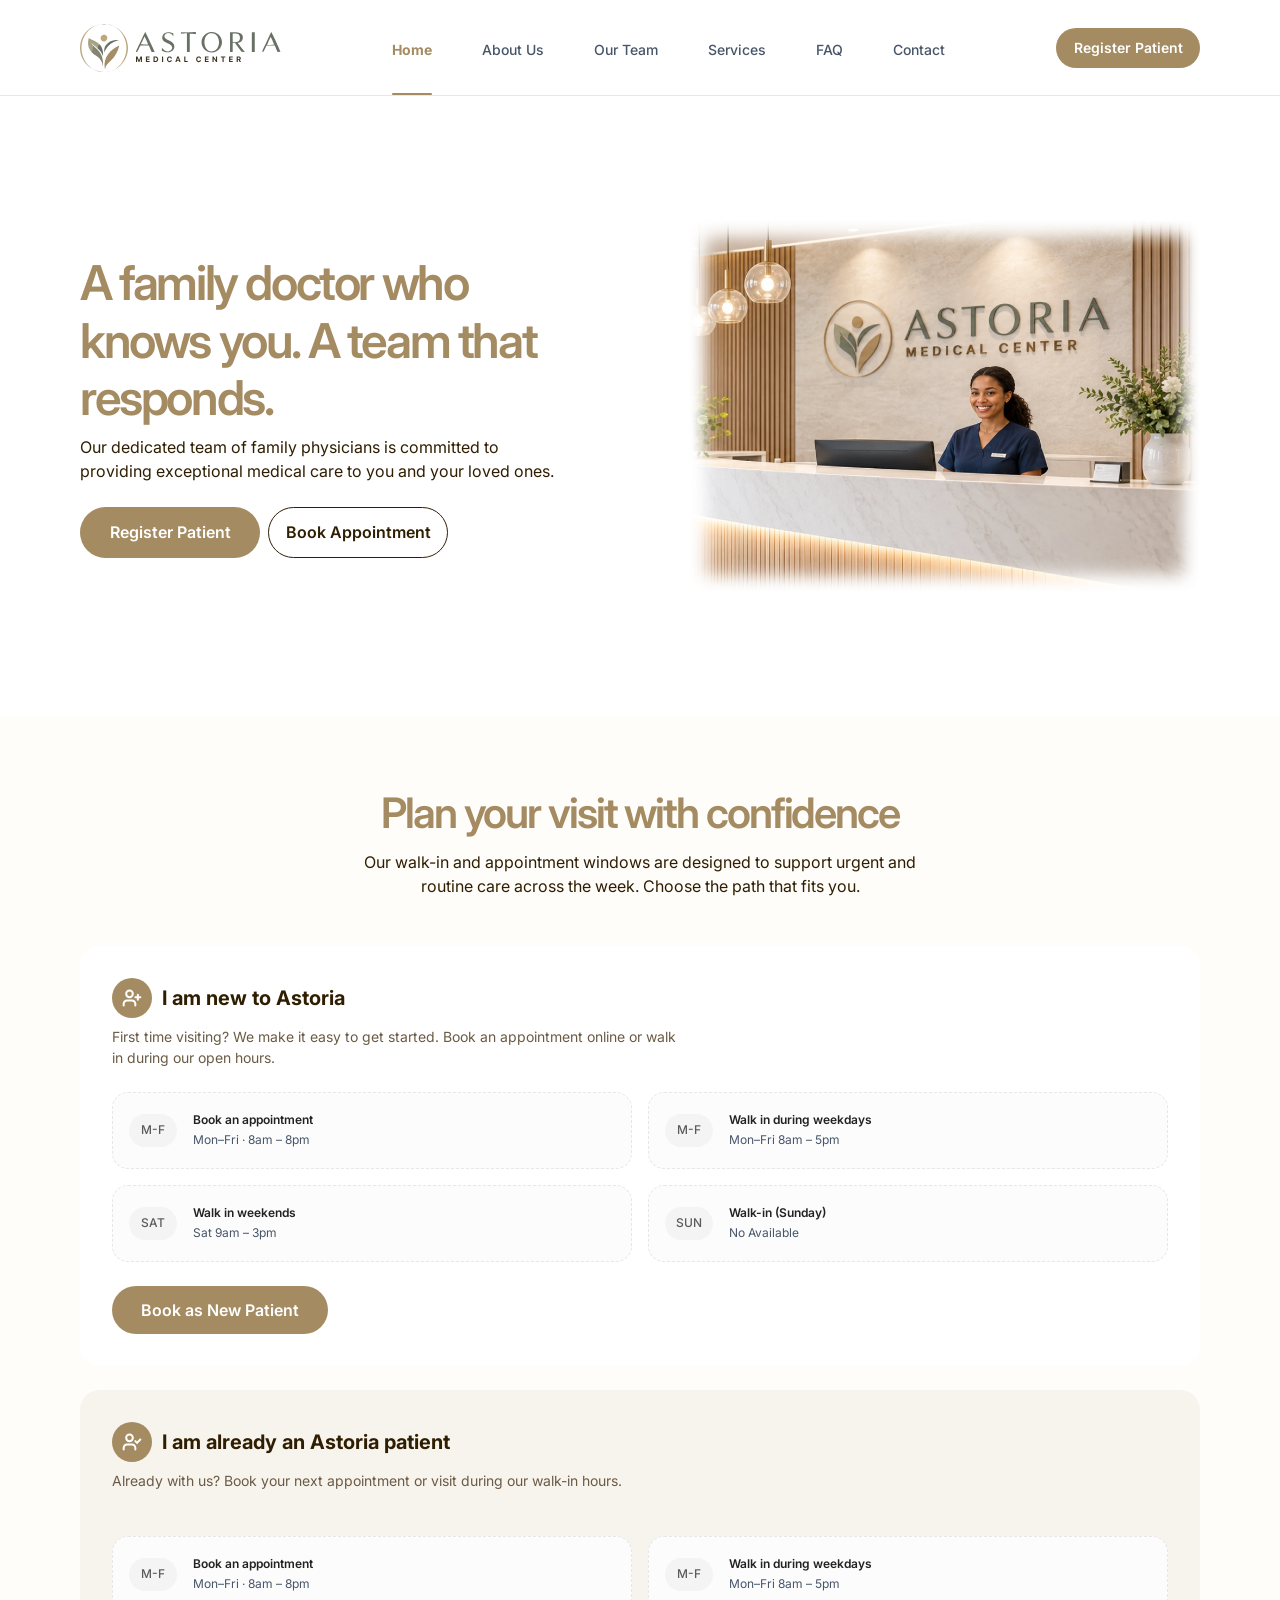
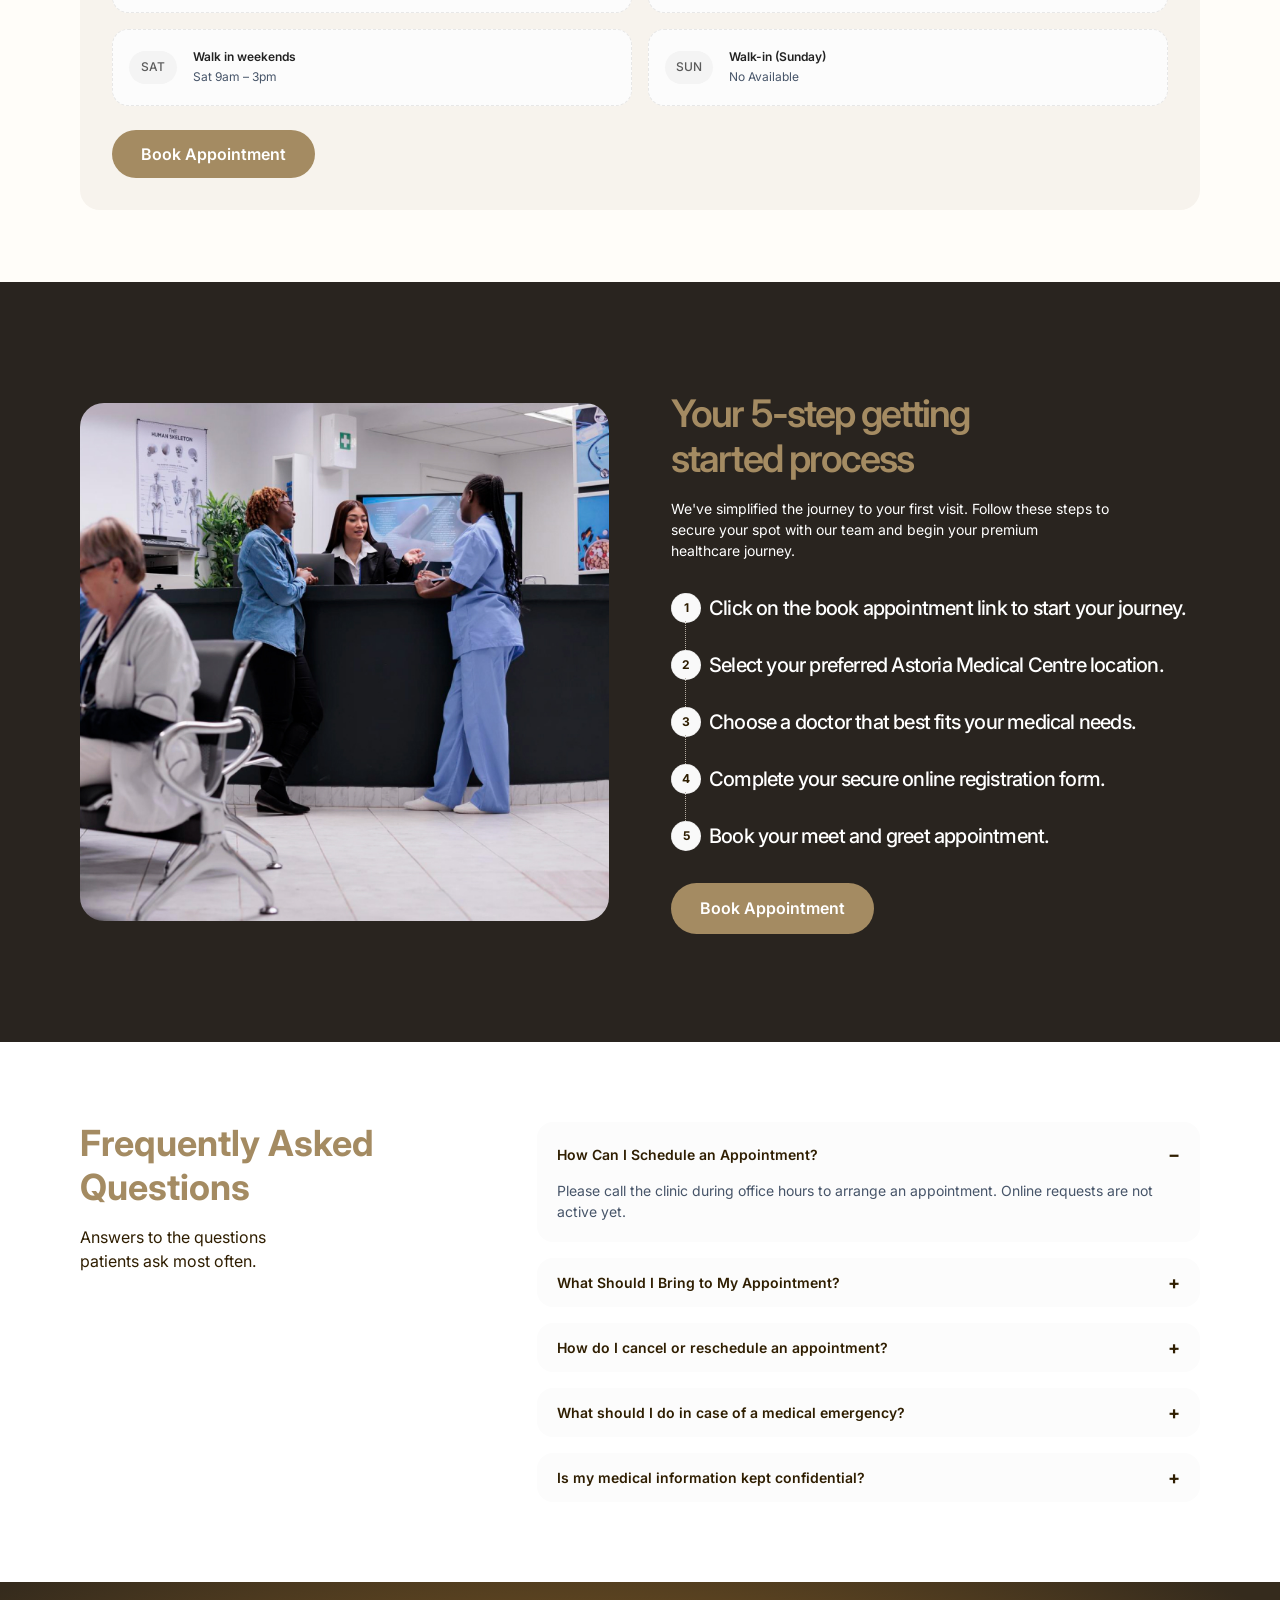
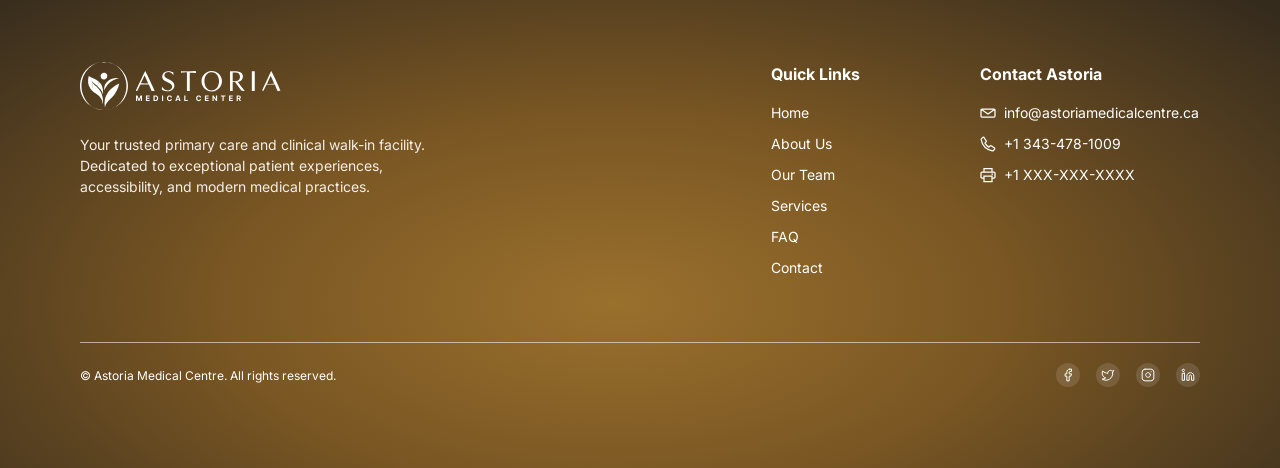
<file: index.html>
<!doctype html>
<html lang="en">
<head>
  <meta charset="UTF-8"><meta name="viewport" content="width=device-width, initial-scale=1">
  <meta name="description" content="Astoria Medical Centre offers family medicine, preventive care and clinical walk-in services.">
  <title>Astoria Medical Centre | Family Care</title>
  <link rel="icon" type="image/svg+xml" href="assets/astoria-logo-icon.svg">
  <link rel="preconnect" href="https://fonts.googleapis.com"><link rel="preconnect" href="https://fonts.gstatic.com" crossorigin>
  <link href="https://fonts.googleapis.com/css2?family=Inter:wght@400;500;600;700&display=swap" rel="stylesheet">
  <link rel="stylesheet" href="styles.css?v=20261008swipe"><script src="app.js?v=20261008swipe" defer></script>
</head>
<body data-page="home">
  <a class="skip-link" href="#main-content">Skip to content</a><div id="site-header"></div>
  <main id="main-content">
    <section class="home-hero" id="home"><div class="container home-hero-layout">
      <div class="home-hero-copy">
        <h1>A family doctor who knows you. A team that responds.</h1>
        <div class="home-hero-aside"><p>Our dedicated team of family physicians is committed to providing exceptional medical care to you and your loved ones.</p><div class="button-row"><button class="button button-primary" type="button" data-booking data-booking-mode="new">Register Patient</button><button class="button button-outline" type="button" data-booking>Book Appointment</button></div></div>
      </div>
      <picture class="hero-reception"><img src="assets/hero-reception.webp" width="1911" height="1407" alt="Astoria Medical Centre reception with a staff member ready to welcome patients"></picture>
    </div></section>
    <section class="home-hours" id="hours"><div class="container">
      <div class="hours-intro"><h2>Plan your visit with confidence</h2><p>Our walk-in and appointment windows are designed to support urgent and routine care across the week. Choose the path that fits you.</p></div>
      <div class="visit-cards">
        <article class="visit-card visit-card-new"><div class="visit-card-intro"><div class="visit-card-title"><span class="visit-icon"><img src="assets/icons/home-user-plus.svg" alt=""></span><h3><span class="desktop-title">I am new to Astoria</span><span class="mobile-title">New Patient</span></h3></div><p>First time visiting? We make it easy to get started. Book an appointment online or walk in during our open hours.</p></div>
          <div class="visit-times" aria-label="New patient appointment and walk-in hours">
            <div class="hours-card"><span class="day-badge">M-F</span><span><strong>Book an appointment</strong><small>Mon–Fri · 8am – 8pm</small></span></div>
            <div class="hours-card"><span class="day-badge">M-F</span><span><strong>Walk in during weekdays</strong><small>Mon–Fri 8am – 5pm</small></span></div>
            <div class="hours-card"><span class="day-badge">SAT</span><span><strong>Walk in weekends</strong><small>Sat 9am – 3pm</small></span></div>
            <div class="hours-card"><span class="day-badge">SUN</span><span><strong>Walk-in (Sunday)</strong><small>No Available</small></span></div>
          </div><button class="button button-primary" type="button" data-booking data-booking-mode="new">Book as New Patient</button>
        </article>
        <article class="visit-card visit-card-existing"><div class="visit-card-intro"><div class="visit-card-title"><span class="visit-icon"><img src="assets/icons/home-user-check.svg" alt=""></span><h3><span class="desktop-title">I am already an Astoria patient</span><span class="mobile-title">Existing Patient</span></h3></div><p>Already with us? Book your next appointment or visit during our walk-in hours.</p></div>
          <div class="visit-times" aria-label="Existing patient appointment and walk-in hours">
            <div class="hours-card"><span class="day-badge">M-F</span><span><strong>Book an appointment</strong><small>Mon–Fri · 8am – 8pm</small></span></div>
            <div class="hours-card"><span class="day-badge">M-F</span><span><strong>Walk in during weekdays</strong><small>Mon–Fri 8am – 5pm</small></span></div>
            <div class="hours-card"><span class="day-badge">SAT</span><span><strong>Walk in weekends</strong><small>Sat 9am – 3pm</small></span></div>
            <div class="hours-card"><span class="day-badge">SUN</span><span><strong>Walk-in (Sunday)</strong><small>No Available</small></span></div>
          </div><button class="button button-primary" type="button" data-booking>Book Appointment</button>
        </article>
      </div>
    </div></section>
    <section class="enrollment" id="new-patients"><div class="container enrollment-layout">
      <img class="enrollment-image" src="assets/clinic-team.jpg" alt="People speaking with the care team at a clinic reception">
      <div class="enrollment-copy"><div><h2>Your 5-step getting<br class="desktop-break"> started process</h2><p>We've simplified the journey to your first visit. Follow these steps to secure your spot with our team and begin your premium healthcare journey.</p></div>
        <ol class="steps"><li>Click on the book appointment link to start your journey.</li><li>Select your preferred Astoria Medical Centre location.</li><li>Choose a doctor that best fits your medical needs.</li><li>Complete your secure online registration form.</li><li>Book your meet and greet appointment.</li></ol>
        <button class="button button-primary" type="button" data-booking>Book Appointment</button>
      </div>
    </div></section>
    <section class="faq-section" id="faq"><div class="container faq-layout">
      <div class="section-heading"><h2>Frequently Asked<br>Questions</h2><p>Answers to the questions<br>patients ask most often.</p></div>
      <div class="faq-list">
        <details class="faq-item" name="astoria-faq" open><summary>How Can I Schedule an Appointment?<span aria-hidden="true"></span></summary><p>Please call the clinic during office hours to arrange an appointment. Online requests are not active yet.</p></details>
        <details class="faq-item" name="astoria-faq"><summary>What Should I Bring to My Appointment?<span aria-hidden="true"></span></summary><p>Please bring your health card, photo identification, a list of your current medications, and any relevant medical records or referral documents.</p></details>
        <details class="faq-item" name="astoria-faq"><summary>How do I cancel or reschedule an appointment?<span aria-hidden="true"></span></summary><p>Contact the clinic as soon as possible during office hours. Our team will help you cancel or find another suitable appointment time.</p></details>
        <details class="faq-item" name="astoria-faq"><summary>What should I do in case of a medical emergency?<span aria-hidden="true"></span></summary><p>Call 911 or go to the nearest emergency department immediately. Do not use the online appointment form for urgent or life-threatening situations.</p></details>
        <details class="faq-item" name="astoria-faq"><summary>Is my medical information kept confidential?<span aria-hidden="true"></span></summary><p>Contact the clinic directly for details of its privacy practices and how your health information is handled.</p></details>
      </div>
    </div></section>
  </main><div id="site-footer"></div><div id="booking-panel"></div>
</body></html>
</file>
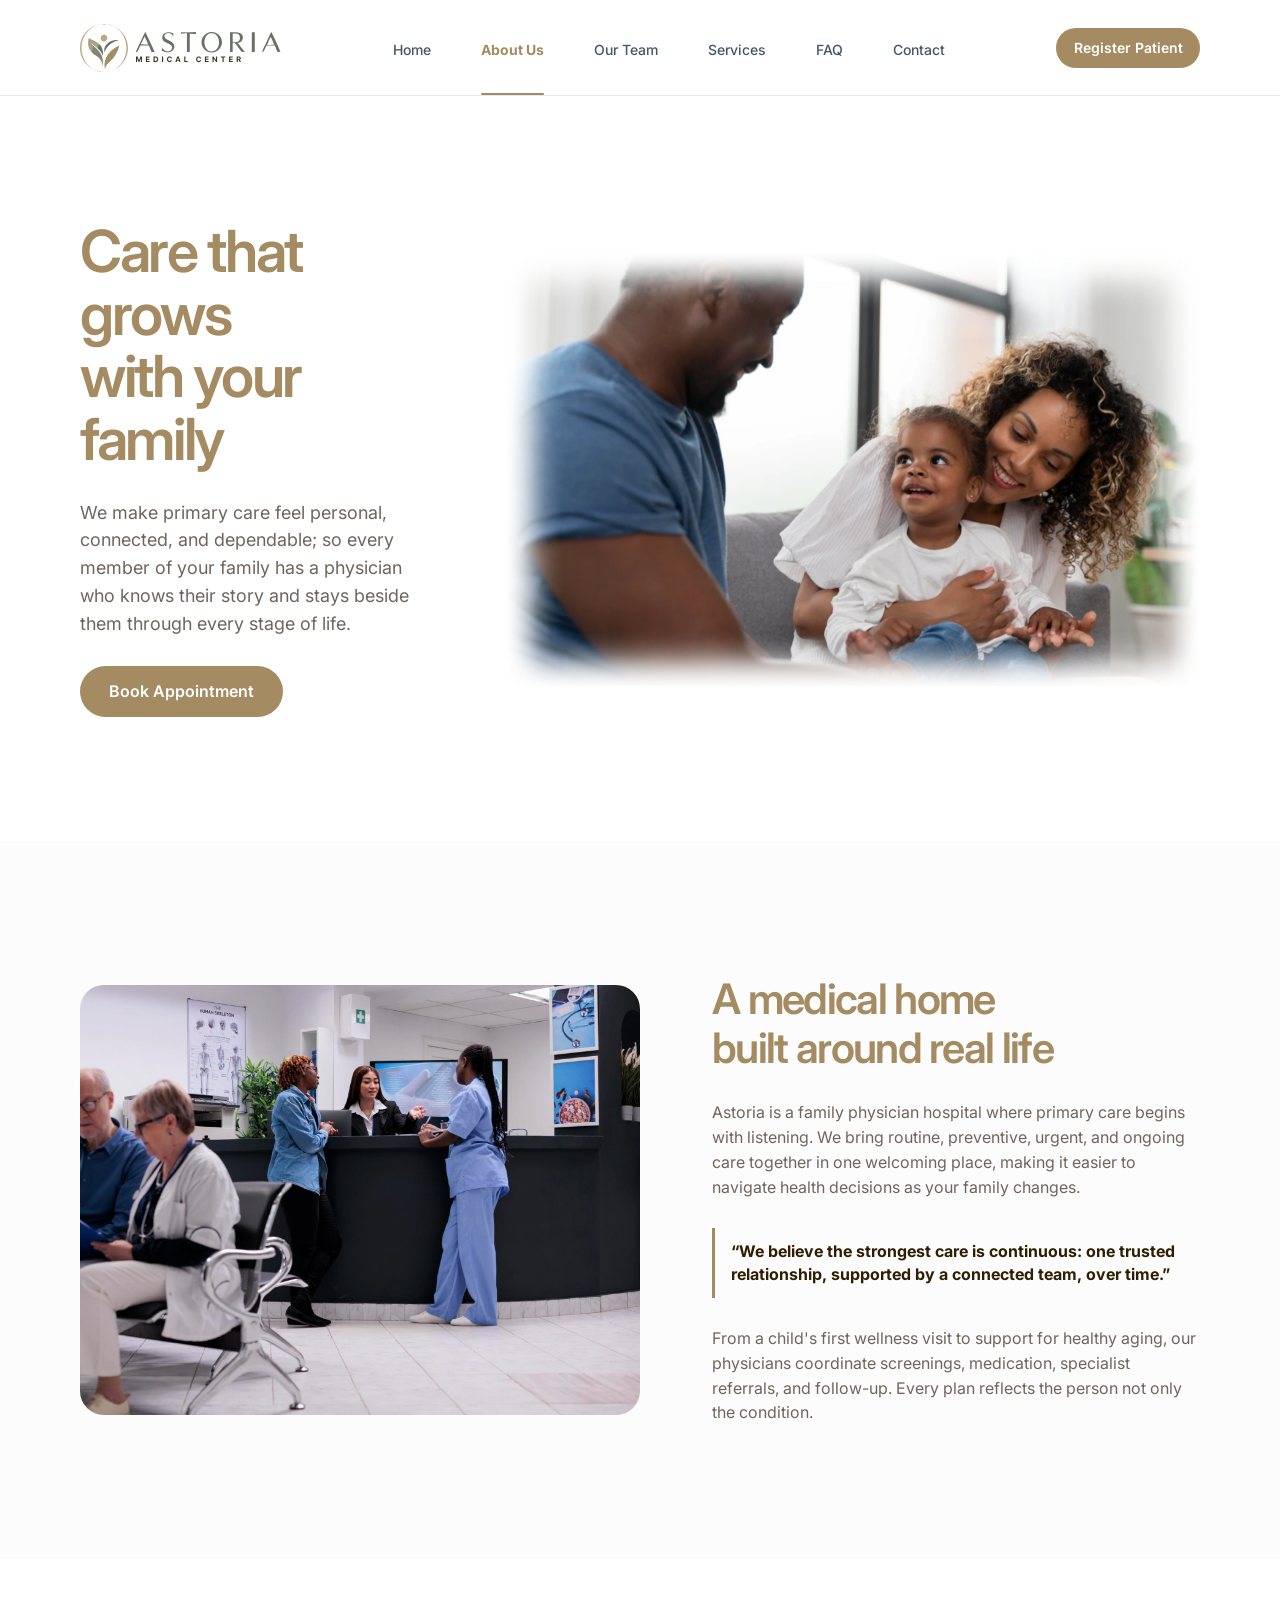
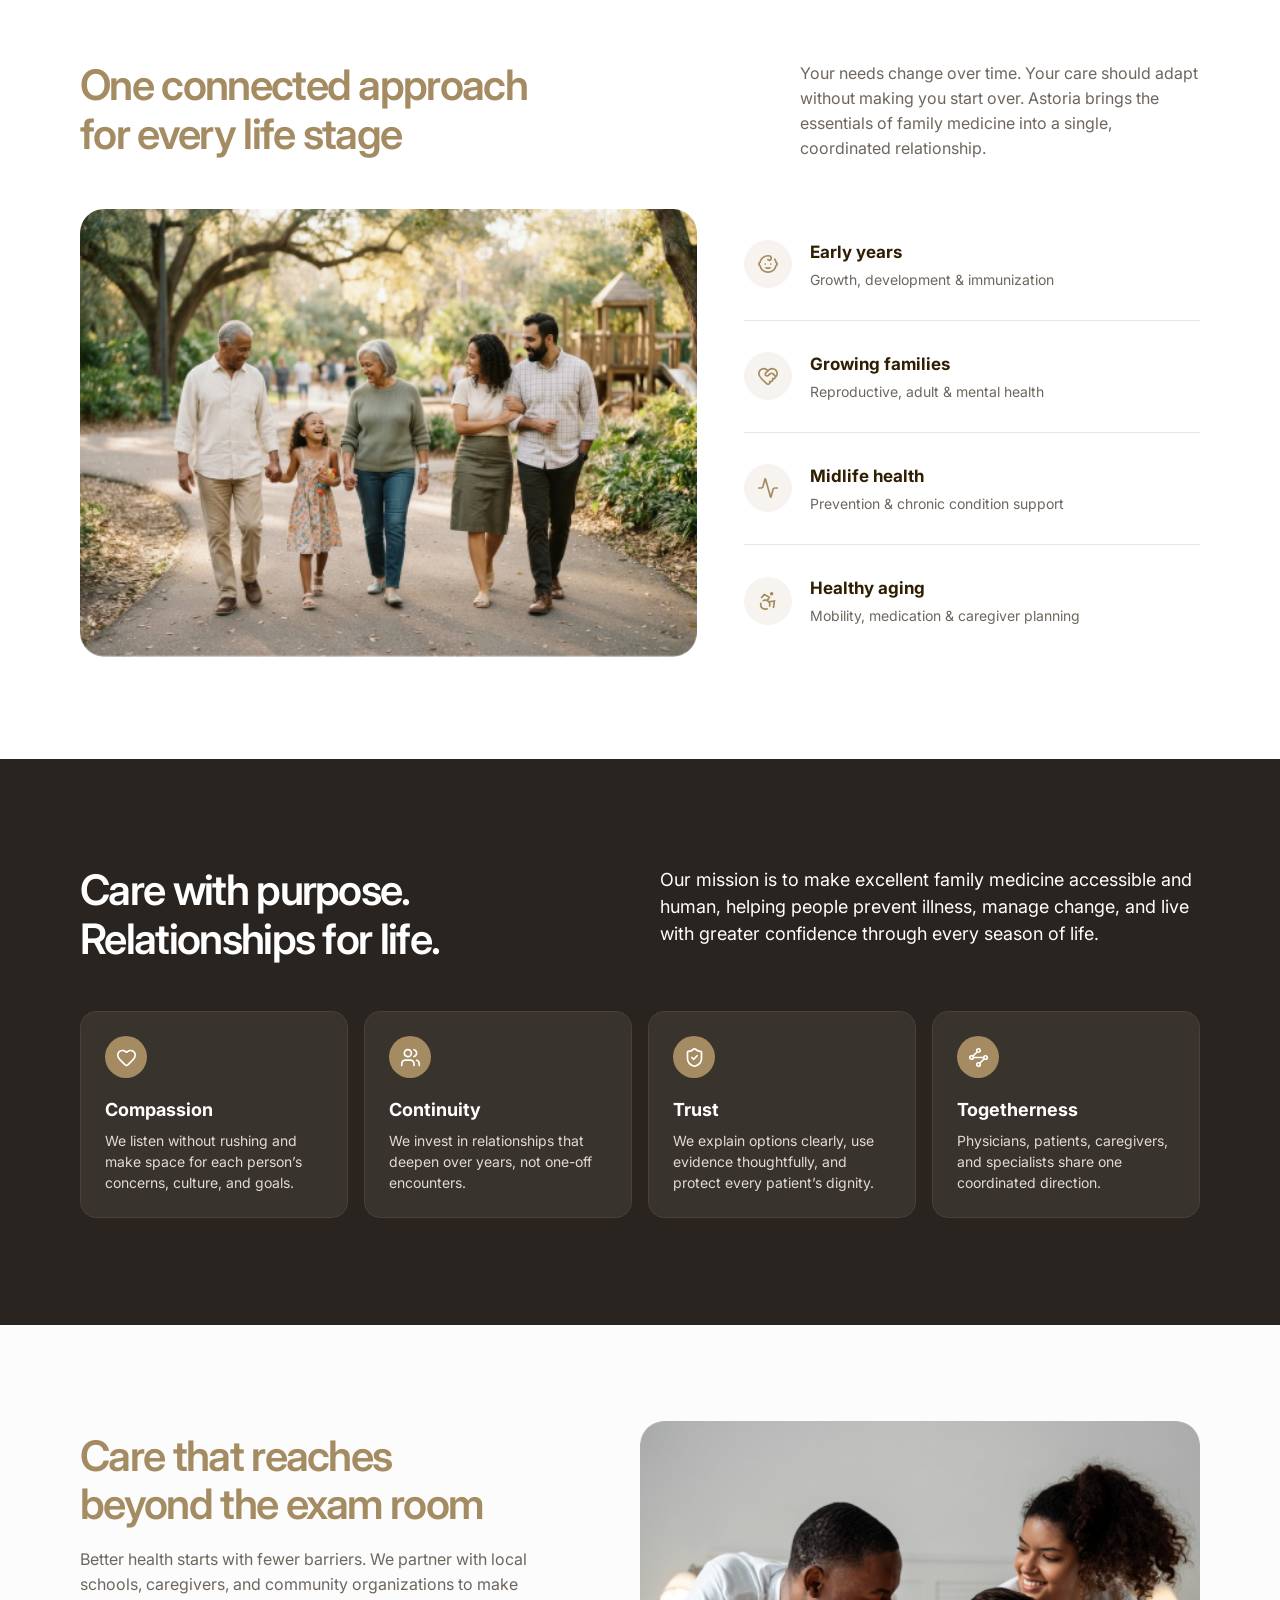
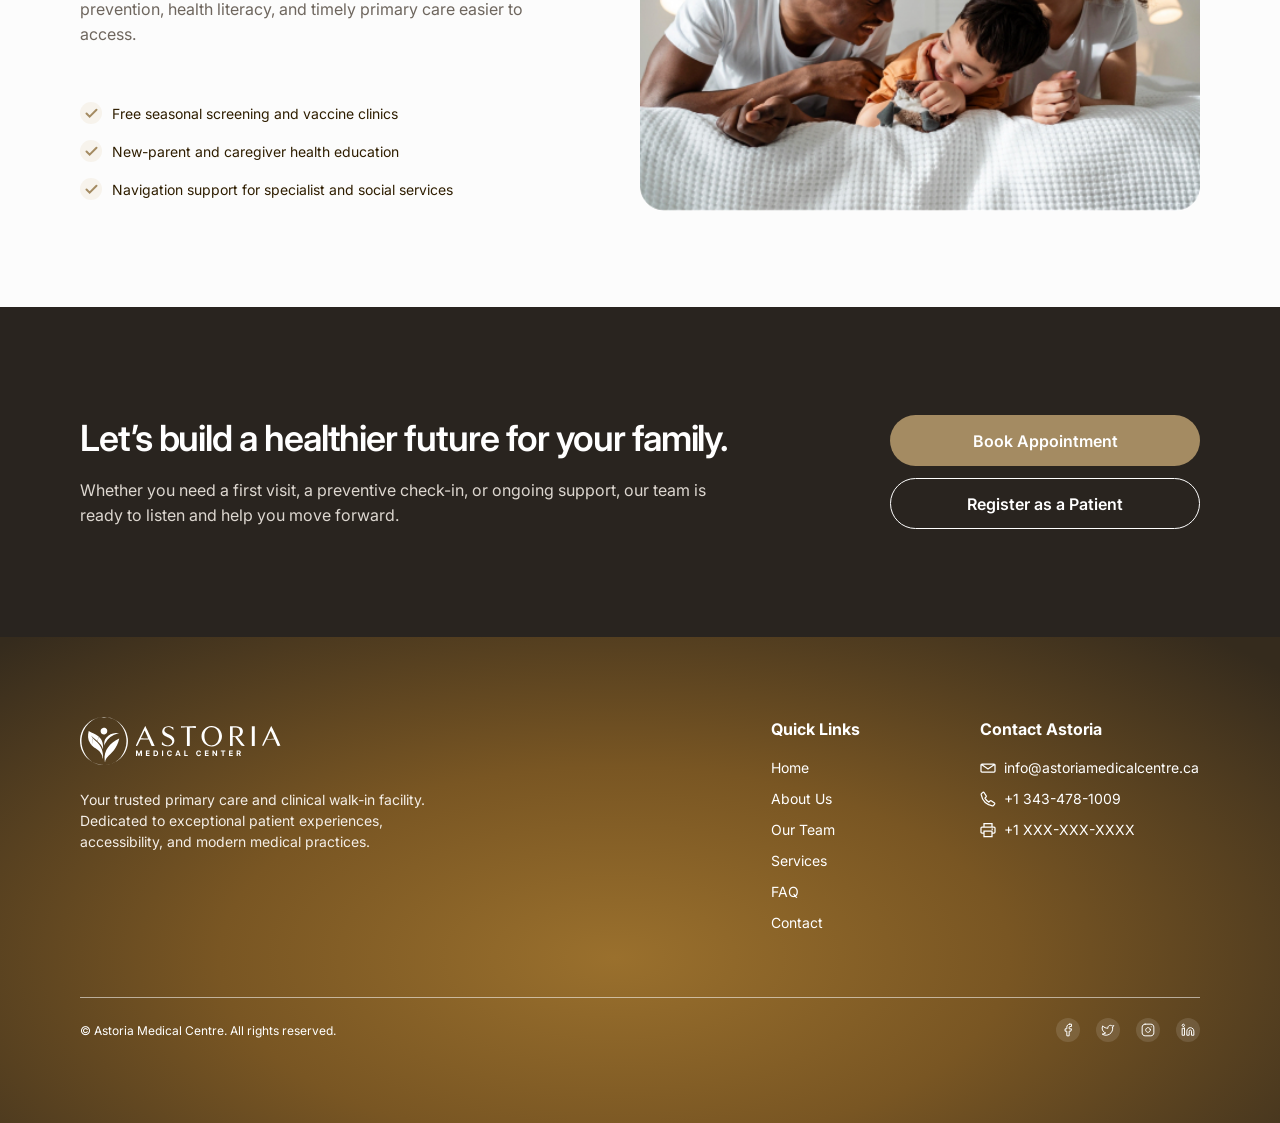
<file: about.html>
<!doctype html>
<html lang="en">
<head>
  <meta charset="UTF-8"><meta name="viewport" content="width=device-width, initial-scale=1">
  <meta name="description" content="Learn about Astoria Medical Centre's approach to personal, connected family care.">
  <title>About Us | Astoria Medical Centre</title>
  <link rel="icon" type="image/svg+xml" href="assets/astoria-logo-icon.svg">
  <link rel="preconnect" href="https://fonts.googleapis.com"><link rel="preconnect" href="https://fonts.gstatic.com" crossorigin>
  <link href="https://fonts.googleapis.com/css2?family=Inter:wght@400;500;600;700&display=swap" rel="stylesheet">
  <link rel="stylesheet" href="styles.css?v=20261008swipe"><script src="app.js?v=20261008swipe" defer></script>
</head>
<body data-page="about">
  <a class="skip-link" href="#main-content">Skip to content</a><div id="site-header"></div>
  <main id="main-content">
    <section class="inner-hero about-hero"><div class="container inner-hero-layout">
      <div class="inner-hero-copy"><h1>Care that grows<br class="desktop-break"> with your family</h1><p>We make primary care feel personal, connected, and dependable; so every member of your family has a physician who knows their story and stays beside them through every stage of life.</p><button class="button button-primary" type="button" data-booking>Book Appointment</button></div>
      <div class="inner-hero-picture"><img src="assets/hero-about.webp" alt="Parents smiling with their young child"></div>
    </div></section>
    <section class="story-section"><div class="container story-layout">
      <img class="rounded-picture" src="assets/clinic-team.jpg" alt="Patients visiting a care team at a medical centre">
      <div class="story-copy"><h2>A medical home<br>built around real life</h2><p>Astoria is a family physician hospital where primary care begins with listening. We bring routine, preventive, urgent, and ongoing care together in one welcoming place, making it easier to navigate health decisions as your family changes.</p><blockquote>“We believe the strongest care is continuous: one trusted relationship, supported by a connected team, over time.”</blockquote><p>From a child's first wellness visit to support for healthy aging, our physicians coordinate screenings, medication, specialist referrals, and follow-up. Every plan reflects the person not only the condition.</p></div>
    </div></section>
    <section class="life-section"><div class="container">
      <div class="life-heading"><h2>One connected approach<br>for every life stage</h2><p>Your needs change over time. Your care should adapt without making you start over. Astoria brings the essentials of family medicine into a single, coordinated relationship.</p></div>
      <div class="life-layout">
        <img class="rounded-picture" src="assets/lifestyle-family.jpg" alt="A family walking together outdoors">
        <div class="life-list">
          <div class="life-item"><span class="circle-icon"><img src="assets/icons/about-early.svg" alt=""></span><span><strong>Early years</strong><small>Growth, development &amp; immunization</small></span></div>
          <div class="life-item"><span class="circle-icon"><img src="assets/icons/about-families.svg" alt=""></span><span><strong>Growing families</strong><small>Reproductive, adult &amp; mental health</small></span></div>
          <div class="life-item"><span class="circle-icon"><img src="assets/icons/about-midlife.svg" alt=""></span><span><strong>Midlife health</strong><small>Prevention &amp; chronic condition support</small></span></div>
          <div class="life-item"><span class="circle-icon"><img src="assets/icons/about-aging.svg" alt=""></span><span><strong>Healthy aging</strong><small>Mobility, medication &amp; caregiver planning</small></span></div>
        </div>
      </div>
    </div></section>
    <section class="values-section"><div class="container">
      <div class="values-heading"><h2>Care with purpose.<br>Relationships for life.</h2><p>Our mission is to make excellent family medicine accessible and human, helping people prevent illness, manage change, and live with greater confidence through every season of life.</p></div>
      <div class="values-grid">
        <article class="value-card"><span class="value-icon"><img src="assets/icons/about-compassion.svg" alt=""></span><h3>Compassion</h3><p>We listen without rushing and make space for each person’s concerns, culture, and goals.</p></article>
        <article class="value-card"><span class="value-icon"><img src="assets/icons/about-continuity.svg" alt=""></span><h3>Continuity</h3><p>We invest in relationships that deepen over years, not one-off encounters.</p></article>
        <article class="value-card"><span class="value-icon"><img src="assets/icons/about-trust.svg" alt=""></span><h3>Trust</h3><p>We explain options clearly, use evidence thoughtfully, and protect every patient’s dignity.</p></article>
        <article class="value-card"><span class="value-icon"><img src="assets/icons/about-togetherness.svg" alt=""></span><h3>Togetherness</h3><p>Physicians, patients, caregivers, and specialists share one coordinated direction.</p></article>
      </div>
    </div></section>
    <section class="community-section"><div class="container community-layout">
      <div><h2>Care that reaches<br>beyond the exam room</h2><p>Better health starts with fewer barriers. We partner with local schools, caregivers, and community organizations to make prevention, health literacy, and timely primary care easier to access.</p><ul class="check-list"><li>Free seasonal screening and vaccine clinics</li><li>New-parent and caregiver health education</li><li>Navigation support for specialist and social services</li></ul></div>
      <img class="rounded-picture" src="assets/community-family.jpg" alt="Parents and their child relaxing together at home">
    </div></section>
    <section class="closing-callout"><div class="container callout-layout"><div><h2>Let’s build a healthier future for your family.</h2><p>Whether you need a first visit, a preventive check-in, or ongoing support, our team is ready to listen and help you move forward.</p></div><div class="callout-actions"><button class="button button-primary" type="button" data-booking>Book Appointment</button><button class="button button-outline-light" type="button" data-booking>Register as a Patient</button></div></div></section>
  </main><div id="site-footer"></div><div id="booking-panel"></div>
</body></html>
</file>
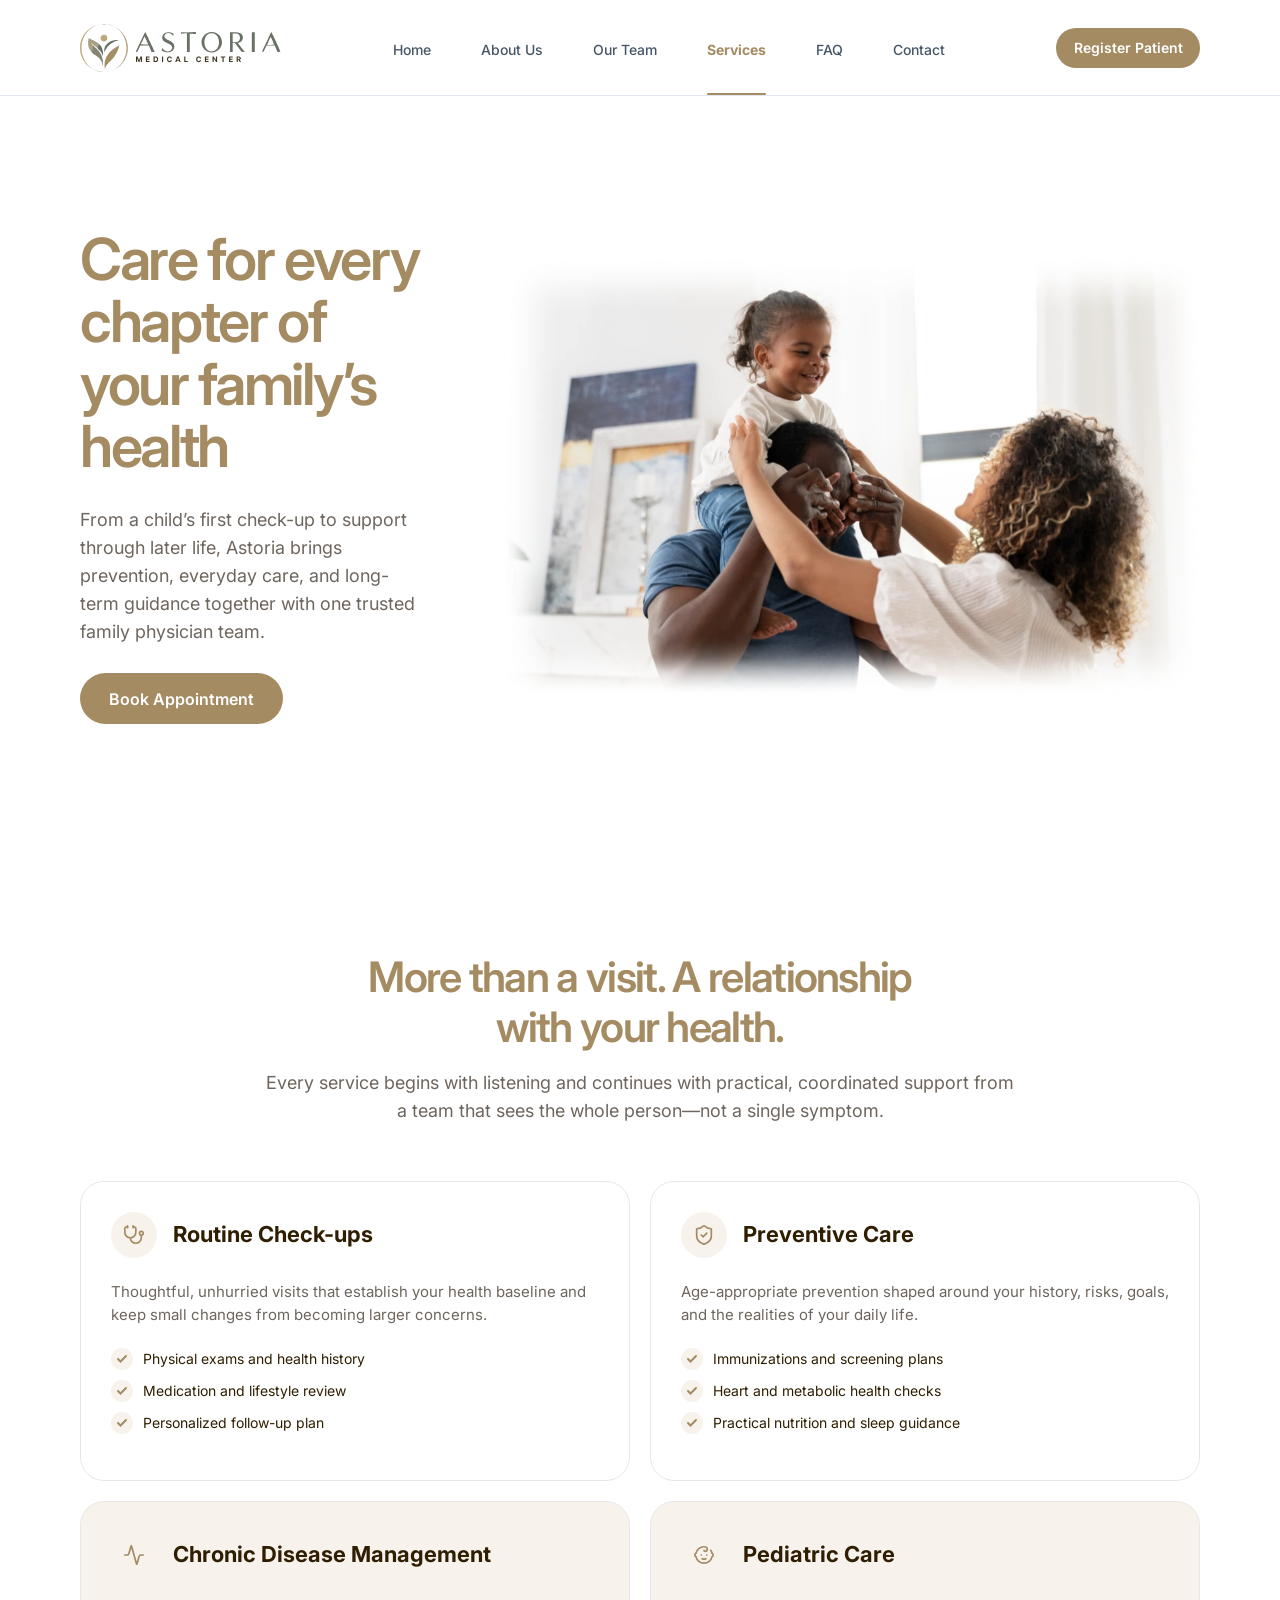
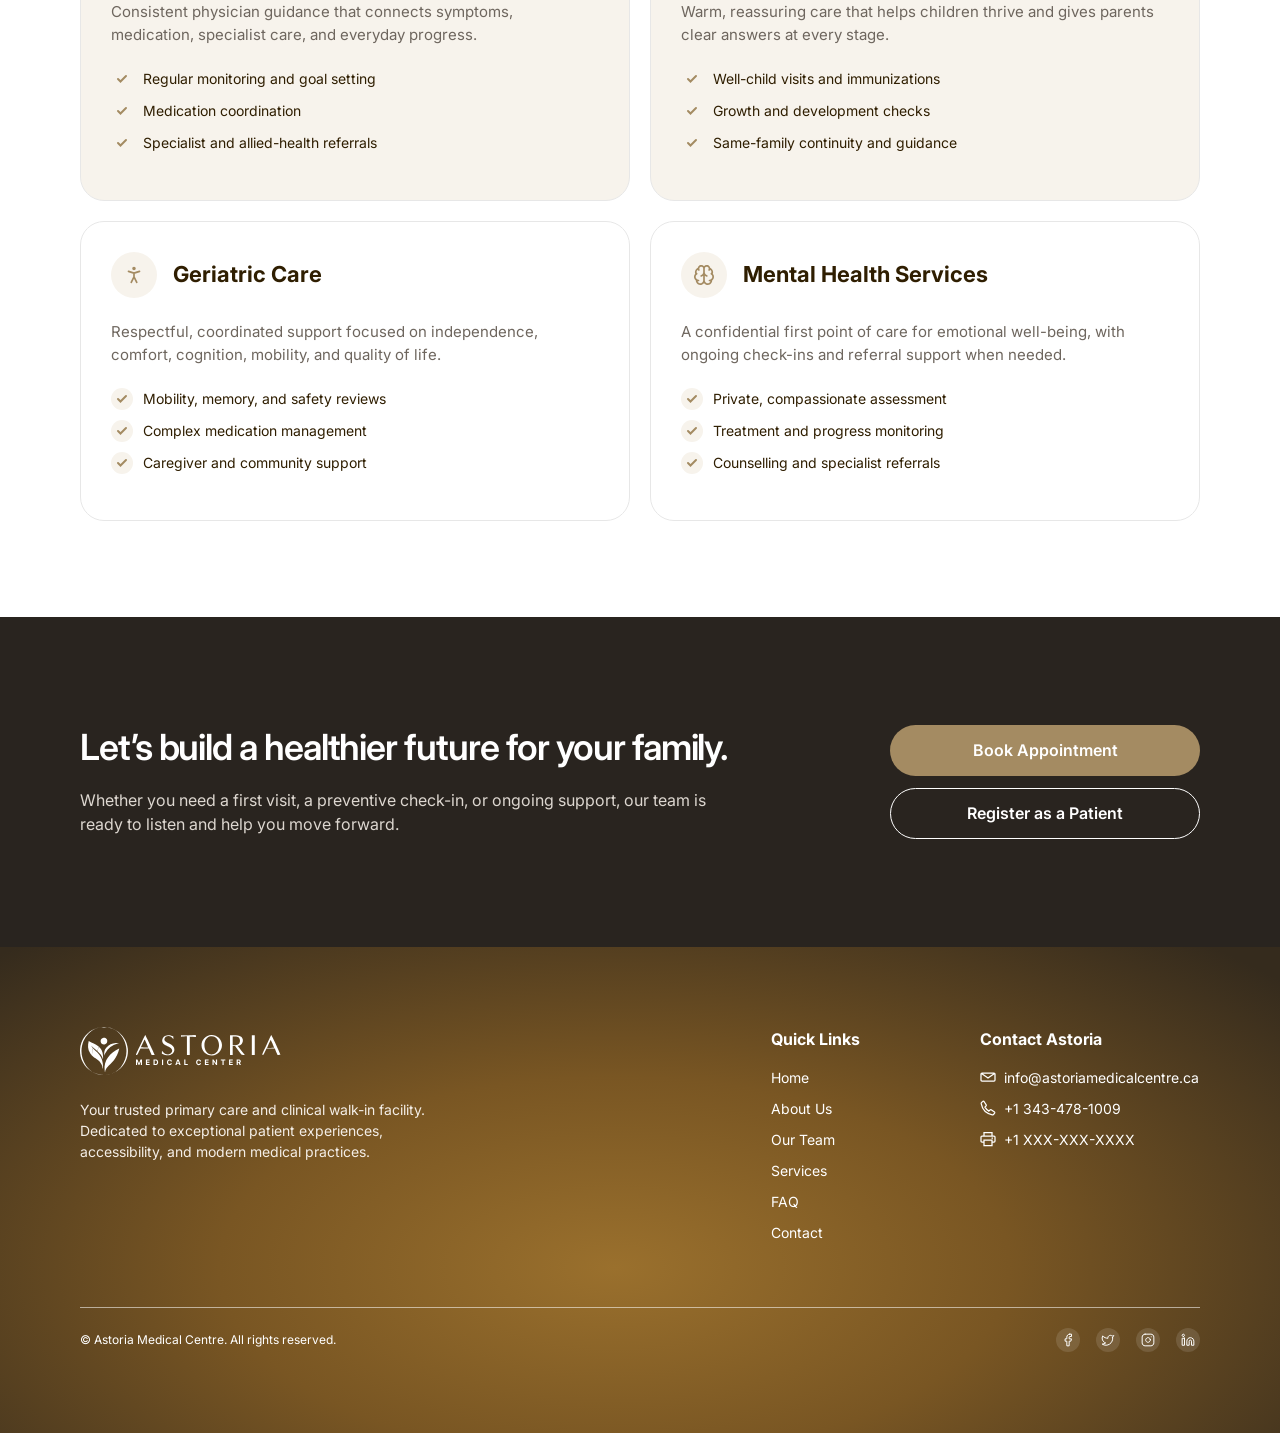
<file: services.html>
<!doctype html>
<html lang="en">
<head>
  <meta charset="UTF-8"><meta name="viewport" content="width=device-width, initial-scale=1">
  <meta name="description" content="Explore family medicine, prevention, chronic care, pediatric care, healthy aging and mental health services at Astoria Medical Centre.">
  <title>Services | Astoria Medical Centre</title>
  <link rel="icon" type="image/svg+xml" href="assets/astoria-logo-icon.svg">
  <link rel="preconnect" href="https://fonts.googleapis.com"><link rel="preconnect" href="https://fonts.gstatic.com" crossorigin>
  <link href="https://fonts.googleapis.com/css2?family=Inter:wght@400;500;600;700&display=swap" rel="stylesheet">
  <link rel="stylesheet" href="styles.css?v=20261008swipe"><script src="app.js?v=20261008swipe" defer></script>
</head>
<body data-page="services">
  <a class="skip-link" href="#main-content">Skip to content</a><div id="site-header"></div>
  <main id="main-content">
    <section class="inner-hero services-hero"><div class="container inner-hero-layout">
      <div class="inner-hero-copy"><h1>Care for every chapter of your family’s health</h1><p>From a child’s first check-up to support through later life, Astoria brings prevention, everyday care, and long-term guidance together with one trusted family physician team.</p><button class="button button-primary" type="button" data-booking>Book Appointment</button></div>
      <div class="inner-hero-picture"><img src="assets/hero-services.webp" alt="Parents lifting their young child at home"></div>
    </div></section>
    <section class="service-details"><div class="container"><div class="service-intro"><h2>More than a visit. A relationship with your health.</h2><p>Every service begins with listening and continues with practical, coordinated support from a team that sees the whole person—not a single symptom.</p></div><div class="detail-grid" id="detail-grid"></div></div></section>
    <section class="closing-callout"><div class="container callout-layout"><div><h2>Let’s build a healthier future for your family.</h2><p>Whether you need a first visit, a preventive check-in, or ongoing support, our team is ready to listen and help you move forward.</p></div><div class="callout-actions"><button class="button button-primary" type="button" data-booking>Book Appointment</button><button class="button button-outline-light" type="button" data-booking>Register as a Patient</button></div></div></section>
  </main><div id="site-footer"></div><div id="booking-panel"></div>
</body></html>
</file>
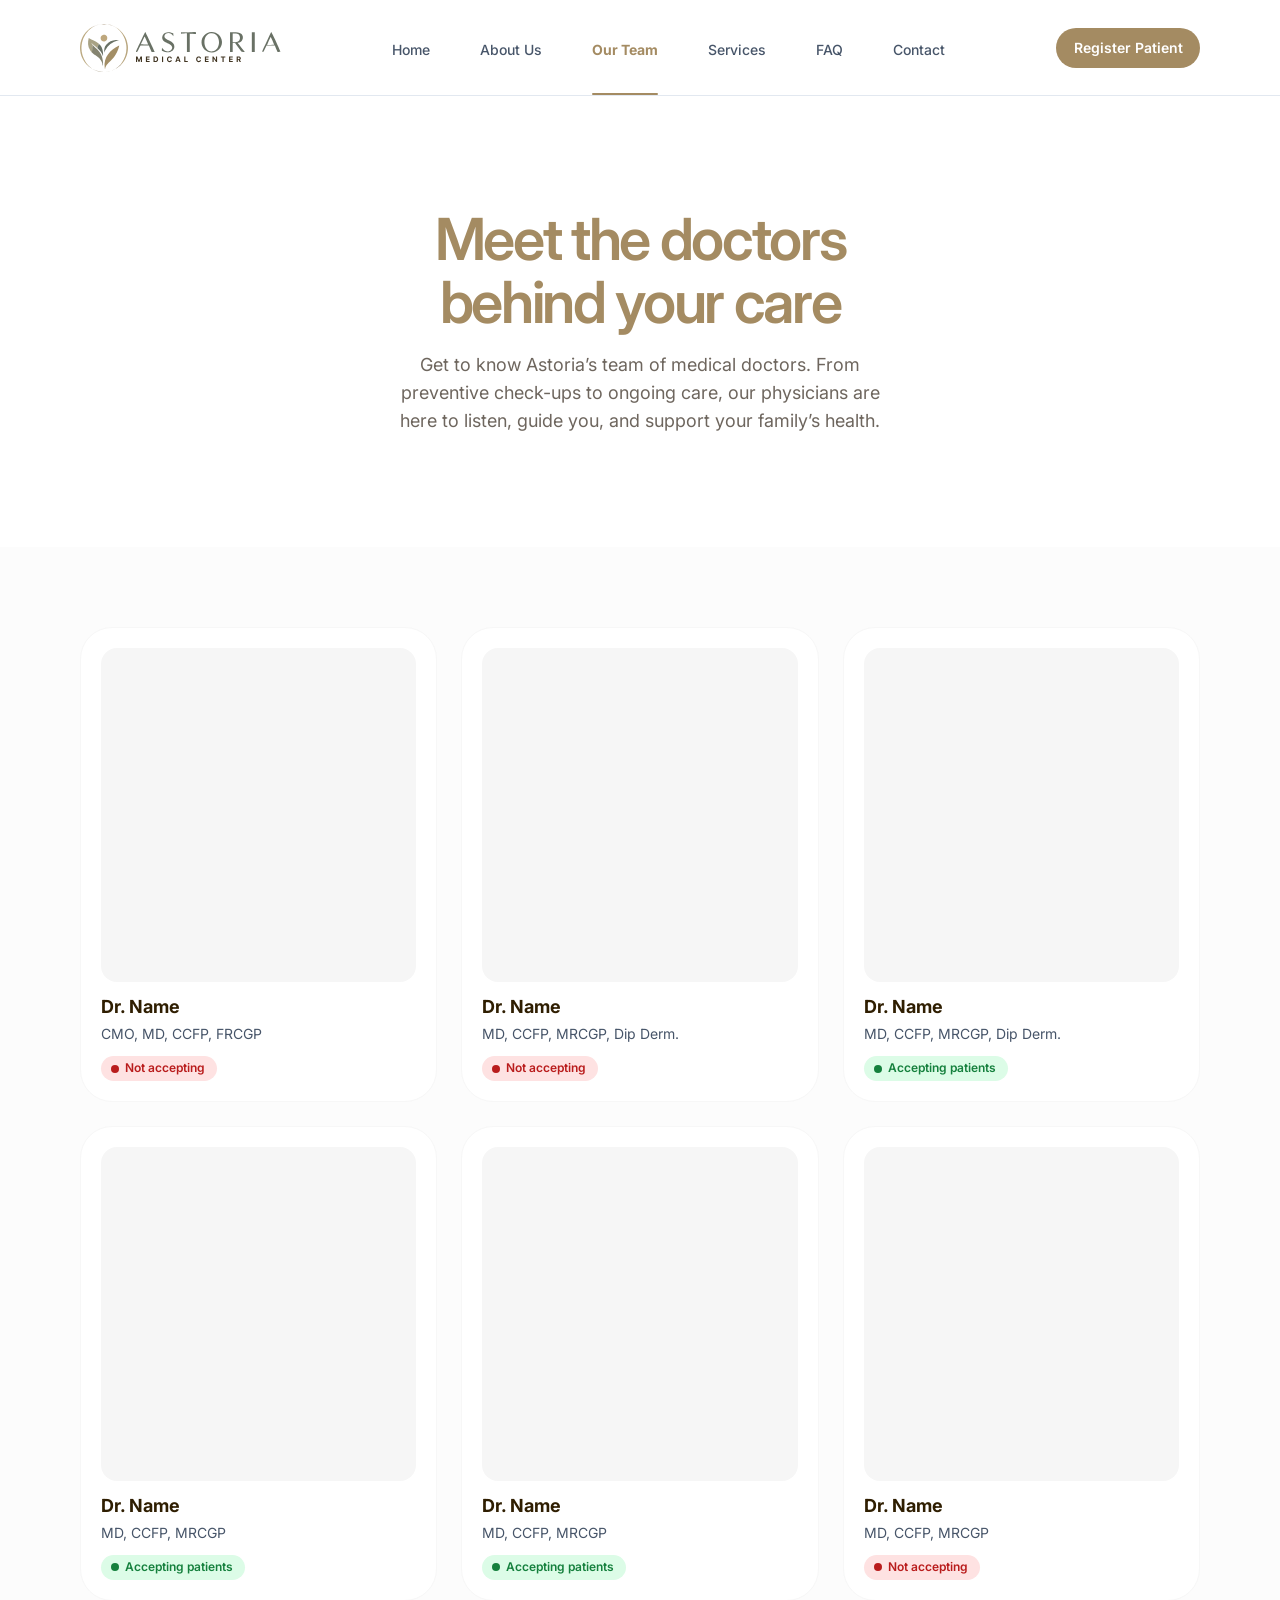
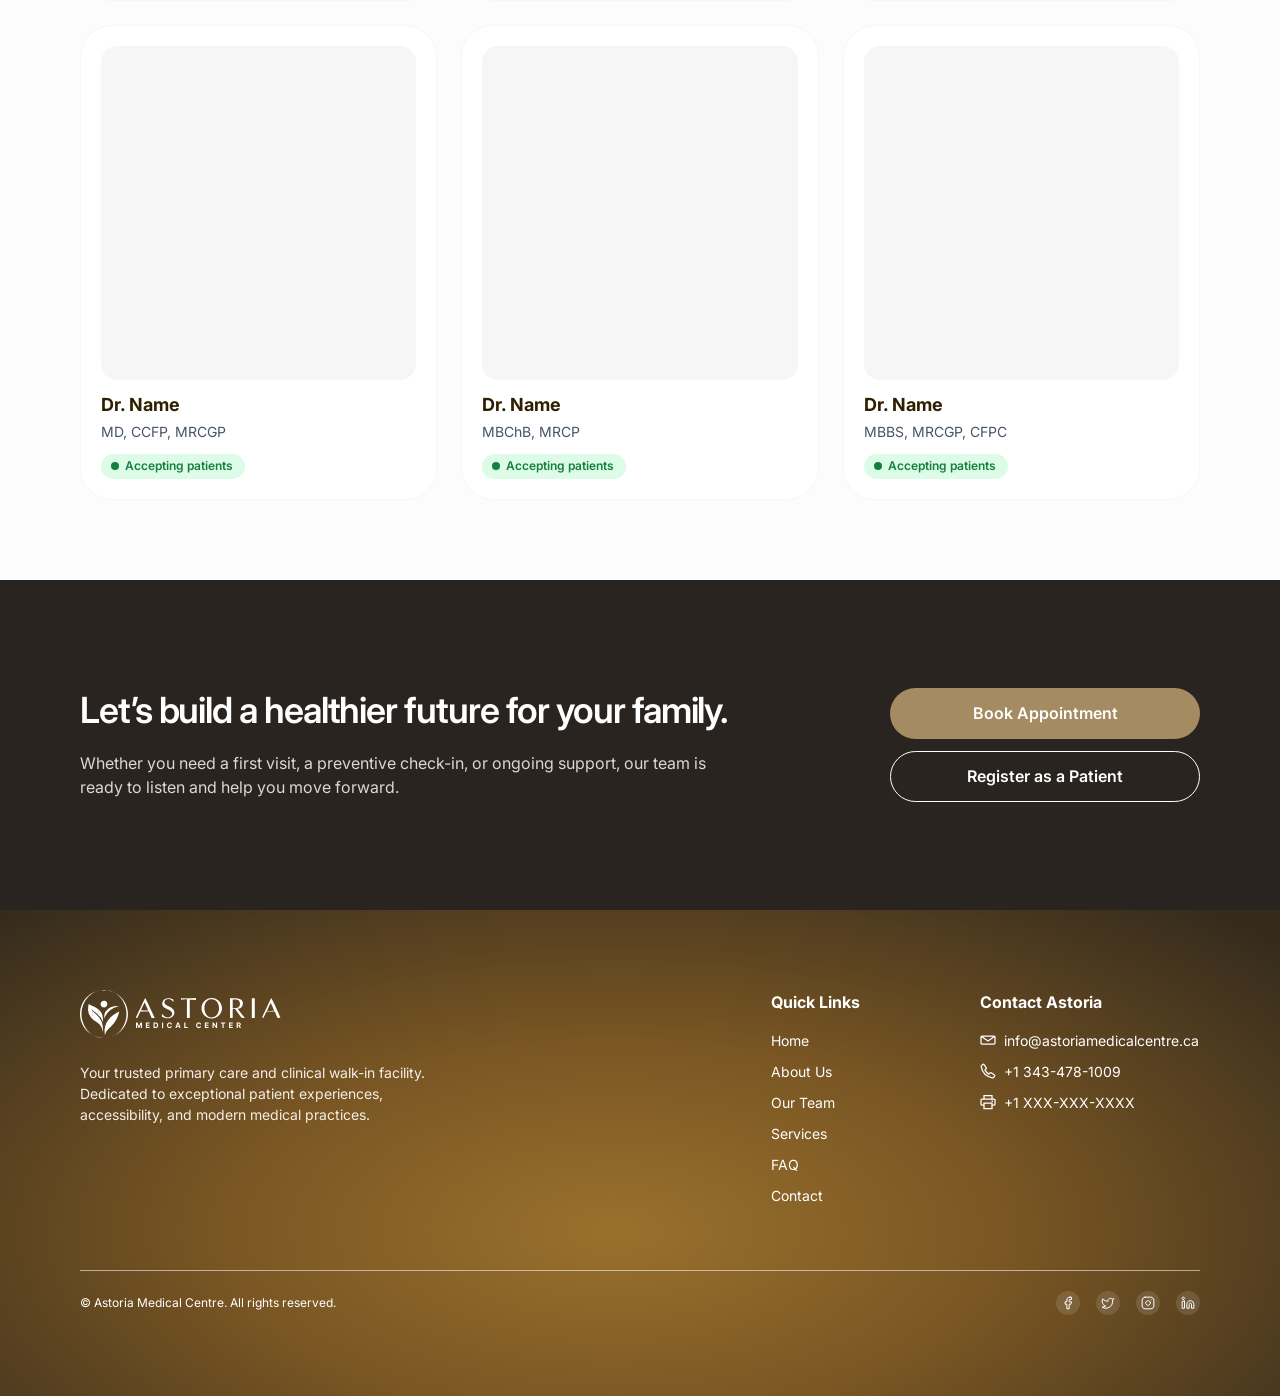
<file: team.html>
<!doctype html>
<html lang="en">
<head>
  <meta charset="UTF-8"><meta name="viewport" content="width=device-width, initial-scale=1">
  <meta name="description" content="Meet the family physicians at Astoria Medical Centre and see which doctors are accepting patients.">
  <title>Our Team | Astoria Medical Centre</title>
  <link rel="icon" type="image/svg+xml" href="assets/astoria-logo-icon.svg">
  <link rel="preconnect" href="https://fonts.googleapis.com"><link rel="preconnect" href="https://fonts.gstatic.com" crossorigin>
  <link href="https://fonts.googleapis.com/css2?family=Inter:wght@400;500;600;700&display=swap" rel="stylesheet">
  <link rel="stylesheet" href="styles.css?v=20261008swipe"><script src="app.js?v=20261008swipe" defer></script>
</head>
<body data-page="team">
  <a class="skip-link" href="#main-content">Skip to content</a><div id="site-header"></div>
  <main id="main-content">
    <section class="team-hero"><div class="team-hero-copy"><h1>Meet the doctors behind your care</h1><p>Get to know Astoria’s team of medical doctors. From preventive check-ups to ongoing care, our physicians are here to listen, guide you, and support your family’s health.</p></div></section>
    <section class="physicians team-physicians" id="doctors"><div class="container"><div class="section-heading"><h2>Our Family Physicians</h2><p>Meet the dedicated physicians guiding care across our clinics.</p></div><div class="doctor-grid" id="doctor-grid"></div></div></section>
    <section class="closing-callout"><div class="container callout-layout"><div><h2>Let’s build a healthier future for your family.</h2><p>Whether you need a first visit, a preventive check-in, or ongoing support, our team is ready to listen and help you move forward.</p></div><div class="callout-actions"><button class="button button-primary" type="button" data-booking>Book Appointment</button><button class="button button-outline-light" type="button" data-booking>Register as a Patient</button></div></div></section>
  </main><div id="site-footer"></div><div id="booking-panel"></div>
</body></html>
</file>
<file: styles.css>
:root{--gold:#a48b62;--ink:#2f1e01;--muted:#6e665e;--dark:#29241f;--border:#e7e7e7;--slate:#475569}
*{box-sizing:border-box}
html{scroll-behavior:smooth}
section[id],footer[id]{scroll-margin-top:96px}
body{margin:0;background:#fff;color:var(--ink);font-family:Inter,Arial,sans-serif;-webkit-font-smoothing:antialiased}
button,input,select,textarea{font:inherit}
button{cursor:pointer}
a{color:inherit;text-decoration:none}
h1,h2,h3,p,blockquote{margin:0}
img{display:block;max-width:100%}
.container{width:min(1280px,calc(100% - 160px));margin-inline:auto}
.skip-link{position:absolute;top:-100px;left:12px;padding:12px;background:#fff;z-index:100}
.skip-link:focus{top:12px}
:focus-visible{outline:3px solid var(--gold);outline-offset:3px}
.button{display:inline-flex;align-items:center;justify-content:center;min-height:51px;padding:16px 28px;border-radius:50px;border:1.5px solid transparent;white-space:nowrap;font-size:16px;font-weight:600;line-height:1;transition:background .18s,color .18s,transform .18s}
.button:hover{transform:translateY(-1px)}
.button-primary{background:var(--gold);color:#fff}
.button-primary:hover{background:#8f754d}
.button-outline{border-color:var(--ink);background:#fff;color:var(--ink)}
.button-outline-light{border-color:#fff;background:transparent;color:#fff}
.button-row{display:flex;gap:8px;align-items:center}
#site-header{position:sticky;top:0;z-index:100}
.site-header{height:96px;border-bottom:1px solid #e2e8f0;background:#fff;position:relative;z-index:10}
.nav-layout{height:100%;display:flex;align-items:center;justify-content:space-between}
.brand{width:201px;flex:none}
.brand-logo{display:flex;align-items:center;gap:8px}
.brand-logo picture{display:block;flex:none}
.brand-logo picture:first-child{width:48px}
.brand-logo picture:last-child{width:145px}
.brand-logo img{width:100%;height:auto}
.site-menu{height:100%;display:flex;align-items:stretch;justify-content:center;gap:50px;margin-left:auto;margin-right:auto}
.nav-link{display:flex;align-items:flex-start;justify-content:space-between;flex-direction:column;padding-top:40px;white-space:nowrap;font-size:14px;font-weight:500;line-height:1.4;color:#475569}
.nav-link::after{content:"";display:block;width:100%;height:2px;background:transparent;border-radius:2px}
.nav-link:hover,.nav-link.active{color:var(--gold)}
.nav-link.active{font-weight:700}
.nav-link.active::after{background:var(--gold)}
.nav-cta{min-height:38px;width:144px;padding:12px 20px;font-size:14px;flex:none}
.menu-toggle{display:none}
.home-hero{padding-top:106px;background:#fff;overflow:hidden}
.home-hero-copy{display:flex;justify-content:space-between;align-items:start;min-height:154px;gap:38px}
.home-hero h1{font-size:64px;line-height:1.2;font-weight:600;letter-spacing:-.05em;color:var(--gold);white-space:nowrap}
.home-hero-aside{width:492px;flex:none;display:flex;flex-direction:column;gap:24px;padding-top:3px}
.home-hero-aside p{font-size:16px;line-height:1.5;color:var(--ink)}
.mobile-home-intro{display:none}
.hero-picture-home{max-width:1265px;margin-top:84px;overflow:hidden}
.hero-picture-home img{width:100%;height:auto}
.home-hours{padding:82px 0}
.hours-layout{display:flex;align-items:center;justify-content:space-between;gap:24px}
.hours-intro{display:flex;flex-direction:column;align-items:flex-start;gap:24px;flex:1;min-width:0}
.hours-intro h2{font-size:42px;line-height:1.2;letter-spacing:-.05em;color:var(--gold);font-weight:600;white-space:nowrap;margin-bottom:-16px}
.hours-intro p{font-size:16px;line-height:1.5;max-width:411px}
.hours-grid{display:grid;grid-template-columns:repeat(2,240px);gap:16px;width:496px}
.hours-card{display:flex;gap:16px;align-items:center;min-height:80px;padding:16px 20px;background:#fcfcfc;border:1px dashed var(--border);border-radius:16px}
.hours-card>span:last-child{display:flex;flex-direction:column;gap:2px;white-space:nowrap}
.day-badge{flex:none;white-space:nowrap;font-size:12px;font-weight:500;color:#5b5b5b;background:#f4f4f4;padding:8px 12px;border-radius:20px;line-height:1.4}
.hours-card strong{font-size:14px;line-height:1.4;color:#222;font-weight:600}
.hours-card small{font-size:14px;line-height:1.5;color:var(--slate)}
.enrollment{background:var(--dark);color:#fff}
.enrollment-layout{display:grid;grid-template-columns:minmax(0,677px) minmax(0,541px);gap:62px;align-items:center;min-height:760px}
.enrollment-image{width:100%;height:518px;object-fit:cover;border-radius:24px}
.enrollment-copy{display:flex;flex-direction:column;align-items:flex-start;gap:32px}
.enrollment-copy>div:first-child{display:flex;flex-direction:column;gap:16px}
.enrollment h2{font-size:38px;line-height:1.2;letter-spacing:-.05em;color:var(--gold);font-weight:600}
.enrollment p{font-size:14px;line-height:1.5;max-width:439px}
.steps{counter-reset:step;list-style:none;padding:0;margin:0;display:flex;flex-direction:column}
.steps li{counter-increment:step;position:relative;display:flex;align-items:start;gap:8px;min-height:90px;font-size:20px;line-height:1.5;letter-spacing:-.04em;font-weight:500}
.steps li:last-child{min-height:auto}
.steps li::before{content:counter(step);display:grid;place-items:center;flex:none;width:28px;height:28px;border:1px dashed var(--border);border-radius:50%;background:#f9f9f9;color:var(--ink);font-size:12px;line-height:1.4;letter-spacing:0;font-weight:700}
.steps li:not(:last-child)::after{content:"";position:absolute;top:28px;left:14px;height:62px;border-left:1px solid #b4aca1}
.home-services{padding:80px 0}
.section-heading{display:flex;flex-direction:column;gap:16px}
.section-heading h2{font-size:38px;line-height:1.2;letter-spacing:-.05em;color:var(--gold);font-weight:600}
.section-heading p{font-size:14px;line-height:1.5}
.home-service-grid{display:grid;grid-template-columns:repeat(3,minmax(0,1fr));gap:24px;margin-top:32px}
.home-service-card{min-height:180px;background:#fcfcfc;border-radius:16px;padding:24px;display:flex;flex-direction:column;align-items:flex-start;gap:8px}
.home-service-card img{width:48px;height:48px}
.home-service-card h3{font-size:16px;line-height:1.5;font-weight:400}
.home-service-card p{font-size:14px;line-height:1.5;color:var(--slate)}
.physicians{padding:80px 0;background:#fcfcfc}
.team-hero{display:flex;align-items:center;justify-content:center;padding:112px 24px;text-align:center}
.team-hero-copy{display:flex;flex-direction:column;gap:18px;max-width:499px}
.team-hero h1{font-size:58px;line-height:1.08;letter-spacing:-.04em;font-weight:600;color:var(--gold)}
.team-hero p{font-size:18px;line-height:1.55;color:var(--muted)}
.team-physicians .section-heading{display:none}
.team-physicians .doctor-grid{margin-top:0}
.doctor-grid{display:grid;grid-template-columns:repeat(3,minmax(0,1fr));gap:24px;margin-top:32px}
.doctor-card{display:flex;flex-direction:column;gap:12px;min-width:0;padding:20px;background:#fff;border:1px solid #f7f7f7;border-radius:32px}
.doctor-photo{width:100%;height:334px;flex:none;background:#f6f6f6;border-radius:16px}
.doctor-info{display:flex;flex-direction:column;align-items:flex-start;gap:4px}
.doctor-info h3{font-size:18px;line-height:1.4;font-weight:700}
.doctor-info p{font-size:14px;line-height:1.5;color:var(--slate)}
.status-badge{display:inline-flex;align-items:center;gap:6px;padding:4px 12px 4px 10px;border-radius:100px;font-size:12px;line-height:1.4;font-weight:600;white-space:nowrap;margin-top:8px}
.status-badge.accepting{color:#15803d;background:#dcfce7}
.status-badge.not-accepting{color:#b91c1c;background:#fee2e2}
.status-dot{width:8px;height:8px;border-radius:50%;background:currentColor}
.faq-section{padding:80px 0}
.faq-layout{display:grid;grid-template-columns:409px minmax(0,702px);justify-content:space-between;gap:48px}
.faq-list{display:flex;flex-direction:column;gap:16px}
.faq-layout .section-heading h2{font-size:36px;font-weight:700;letter-spacing:0}
.faq-layout .section-heading p{font-size:16px;max-width:203px}
.faq-item{background:#fcfcfc;border-radius:16px;overflow:hidden}
.faq-item summary{display:flex;justify-content:space-between;align-items:center;gap:16px;padding:12px 20px;list-style:none;cursor:pointer;font-size:14px;font-weight:600}
.faq-item summary::-webkit-details-marker{display:none}
.faq-item summary span{font-size:18px;line-height:1.4;font-weight:700}
.faq-item summary span::before{content:"+"}
.faq-item[open] summary span::before{content:"−"}
.faq-item[open]{padding:20px}
.faq-item[open] summary{padding:0}
.faq-item p{font-size:14px;line-height:1.5;color:var(--slate);margin-top:12px}
.inner-hero{background:#fff}
.inner-hero-layout{display:grid;grid-template-columns:minmax(0,1fr) 701px;gap:76px;align-items:center;min-height:745px}
.inner-hero-copy{display:flex;flex-direction:column;align-items:flex-start;gap:28px}
.inner-hero-copy h1{font-size:58px;line-height:1.08;letter-spacing:-.04em;font-weight:600;color:var(--gold)}
.inner-hero-copy p{font-size:18px;line-height:1.55;color:var(--muted)}
.inner-hero-picture{width:701px}
.inner-hero-picture img{width:100%;height:auto}
.services-hero .inner-hero-layout{min-height:760px}
.story-section{background:#fcfcfc;padding:96px 0}
.story-layout{display:grid;grid-template-columns:560px minmax(0,1fr);align-items:center;gap:72px;min-height:526px}
.rounded-picture{width:100%;object-fit:cover;border-radius:24px}
.story-layout>.rounded-picture{height:430px}
.story-copy{display:flex;flex-direction:column;gap:28px}
.story-copy h2,.life-heading h2,.community-section h2{font-size:42px;line-height:1.16;letter-spacing:-.04em;color:var(--gold);font-weight:600}
.story-copy p,.life-heading p,.community-section p{font-size:16px;line-height:1.55;color:var(--muted)}
.story-copy blockquote{border-left:3px solid var(--gold);padding:12px 0 12px 16px;font-size:16px;line-height:1.45;font-weight:700}
.life-section{padding:80px 0}
.life-heading{display:flex;justify-content:space-between;align-items:start;gap:48px;margin-bottom:48px}
.life-heading h2{flex:0 1 620px}
.life-heading p{max-width:400px}
.life-layout{display:grid;grid-template-columns:617px minmax(0,1fr);align-items:center;gap:47px}
.life-layout>.rounded-picture{height:448px}
.life-list{display:flex;flex-direction:column}
.life-item{display:flex;align-items:center;gap:18px;min-height:112px;padding:20px 0;border-bottom:1px solid var(--border)}
.life-item:last-child{border-bottom:0}
.life-item>span:last-child{display:flex;flex-direction:column;gap:8px}
.life-item strong{font-size:17px;line-height:1.3}
.life-item small{font-size:14px;color:var(--muted)}
.circle-icon{display:grid;place-items:center;flex:none;width:48px;height:48px;border-radius:50%;background:#f7f4ef}
.circle-icon img{display:block}
.values-section{background:var(--dark);color:#fff;padding:80px 0}
@media(min-width:701px){.life-section{min-height:800px;display:flex;align-items:center}.values-section{min-height:566px;display:flex;align-items:center}}
.values-heading{display:flex;justify-content:space-between;align-items:start;gap:48px;margin-bottom:48px}
.values-heading h2{font-size:42px;line-height:1.16;letter-spacing:-.04em;font-weight:600;max-width:520px}
.values-heading p{font-size:18px;line-height:1.5;max-width:540px}
.values-grid{display:grid;grid-template-columns:repeat(4,1fr);gap:16px}
.value-card{background:#39332d;border:1px solid #484039;border-radius:16px;padding:24px;min-height:207px}
.value-icon{display:grid;place-items:center;width:42px;height:42px;background:var(--gold);border-radius:50%;margin-bottom:20px}
.value-card h3{font-size:18px;line-height:1.3;margin-bottom:8px}
.value-card p{font-size:14px;line-height:1.5;color:#e1dbd4}
.community-section{background:#fcfcfc;padding:96px 0}
.community-layout{display:grid;grid-template-columns:minmax(0,1fr) 560px;gap:72px;align-items:center;min-height:390px}
.community-layout>div{max-width:530px}
.community-section p{margin-top:18px}
.community-layout>.rounded-picture{height:390px}
.check-list{list-style:none;padding:0;margin:56px 0 0;display:flex;flex-direction:column;gap:16px;font-size:14px}
.check-list li{display:flex;align-items:center;gap:10px}
.check-list li::before{content:"";display:block;width:22px;height:22px;flex:none;border-radius:50%;background:#f7f3ec url('assets/icons/about-check.svg') center / 15px 15px no-repeat}
.closing-callout{background:var(--dark);color:#fff;padding:80px 0}
.callout-layout{display:flex;align-items:center;justify-content:space-between;gap:48px;min-height:170px}
.callout-layout h2{font-size:36px;line-height:1.2;letter-spacing:-.03em;font-weight:600}
.callout-layout p{font-size:16px;line-height:1.55;color:#ddd7d0;max-width:670px;margin-top:18px}
.callout-actions{display:flex;flex-direction:column;gap:12px;width:310px;flex:none}
.callout-actions .button{width:100%}
.service-details{padding:96px 0}
.service-intro{display:flex;flex-direction:column;align-items:center;gap:18px;text-align:center;max-width:760px;margin:0 auto 56px}
.service-intro h2{font-size:42px;line-height:1.18;letter-spacing:-.04em;font-weight:600;color:var(--gold);max-width:590px}
.service-intro p{font-size:18px;line-height:1.55;color:var(--muted)}
.detail-grid{display:grid;grid-template-columns:repeat(2,minmax(0,1fr));gap:20px}
.detail-card{display:flex;flex-direction:column;gap:22px;min-height:300px;padding:30px;border:1px solid var(--border);border-radius:24px}
.detail-card:nth-child(3),.detail-card:nth-child(4){background:#f7f3ec}
.detail-heading{display:flex;align-items:center;gap:16px}
.detail-heading .circle-icon{width:46px;height:46px;background:#f7f3ec}
.detail-card:nth-child(3) .circle-icon,.detail-card:nth-child(4) .circle-icon{background:transparent}
.detail-heading h3{font-size:22px;line-height:1.25;font-weight:700}
.detail-card>p{font-size:15px;line-height:1.55;color:var(--muted)}
.detail-benefits{list-style:none;padding:0;margin:0;display:flex;flex-direction:column;gap:10px}
.detail-benefits li{display:flex;align-items:center;gap:10px;font-size:14px;line-height:1.45}
.detail-benefits li::before{content:"";display:block;width:22px;height:22px;flex:none;border-radius:50%;background:#f7f3ec url('assets/icons/services-check.svg') center / 12px 12px no-repeat}
.site-footer{min-height:486px;color:#fff;background:radial-gradient(ellipse at 48% 66%,#9a702d 0%,#795623 42%,#352b1d 95%)}
.footer-main{display:grid;grid-template-columns:370px 1fr 1fr;gap:100px;padding-top:80px;padding-bottom:64px}
.footer-logo{display:flex;align-items:center;gap:8px;width:max-content}
.footer-logo img:first-child{width:48px;height:48px}
.footer-logo img:last-child{width:145px;height:31px}
.footer-brand p{font-size:14px;line-height:1.5;max-width:370px;margin-top:24px;color:#f4eee7}
.footer-links,.footer-contact{display:flex;flex-direction:column;align-items:flex-start;gap:10px;font-size:14px;line-height:1.5}
.footer-links h2,.footer-contact h2{font-size:16px;font-weight:700;margin-bottom:6px}
.footer-links a:hover,.footer-contact a:hover{text-decoration:underline}
.footer-bottom{border-top:1px solid rgba(255,255,255,.55);display:flex;align-items:center;justify-content:space-between;padding-top:20px;padding-bottom:40px}
.footer-bottom small{font-size:12px}
.social-icons{display:flex;align-items:center;gap:16px}
.social-icon{display:grid;place-items:center;width:24px;height:24px;border-radius:50%;background:rgba(255,255,255,.12)}
.social-icons img{width:14px;height:14px}
#booking-dialog{position:fixed;inset:0 0 0 auto;border:0;padding:0;width:min(458px,100vw);max-width:none;height:100dvh;max-height:100dvh;margin:0;overflow-y:auto;overscroll-behavior:contain;box-shadow:-20px 0 70px rgba(0,0,0,.15)}
#booking-dialog::backdrop{background:rgba(24,20,16,.55)}
#booking-dialog[open]{animation:drawer-enter .48s cubic-bezier(.22,1,.36,1) both}
#booking-dialog[open].is-closing{animation:drawer-exit .26s ease-in both}
#booking-dialog[open]::backdrop{animation:backdrop-enter .4s ease both}
#booking-dialog[open].is-closing::backdrop{animation:backdrop-exit .26s ease both}
@keyframes drawer-enter{from{transform:translateX(100%)}to{transform:translateX(0)}}
@keyframes drawer-exit{from{transform:translateX(0)}to{transform:translateX(100%)}}
@keyframes backdrop-enter{from{opacity:0}to{opacity:1}}
@keyframes backdrop-exit{from{opacity:1}to{opacity:0}}
@keyframes hero-enter{from{opacity:0;transform:translateY(20px)}to{opacity:1;transform:translateY(0)}}
.home-hero-copy h1,.home-hero-aside,.hero-picture-home,.inner-hero-copy>*,.inner-hero-picture{animation:hero-enter .7s cubic-bezier(.22,1,.36,1) both}
.home-hero-aside,.inner-hero-copy p{animation-delay:.12s}
.hero-picture-home,.inner-hero-copy .button{animation-delay:.22s}
.inner-hero-picture{animation-delay:.3s}
.reveal-on-scroll{opacity:0;transform:translateY(26px);transition:opacity .7s ease,transform .7s cubic-bezier(.22,1,.36,1);transition-delay:var(--reveal-delay,0ms)}
.reveal-on-scroll.is-visible{opacity:1;transform:translateY(0)}
.dialog-frame{min-height:100dvh;padding:40px;background:#fff;position:relative}
.dialog-close{position:absolute;right:18px;top:12px;background:none;border:0;font-size:30px;line-height:1;color:#6e665e}
#booking-form{min-height:calc(100dvh - 80px);display:flex;flex-direction:column;justify-content:space-between;gap:32px}
.form-intro{display:flex;flex-direction:column;gap:16px;margin-bottom:28px}
.form-intro h2{font-size:28px;letter-spacing:-.05em;line-height:1.2;color:var(--gold);font-weight:600}
.form-intro p{font-size:14px;line-height:1.5}
.form-fields{display:grid;grid-template-columns:repeat(2,minmax(0,1fr));gap:16px}
.form-fields label{display:flex;flex-direction:column;gap:6px;font-size:12px;font-weight:500;line-height:1.4;color:#525252}
.form-fields input,.form-fields select,.form-fields textarea{display:block;width:100%;height:44px;padding:12px 16px;border:1px solid #e5e5e5;border-radius:8px;background:#fff;color:var(--ink);font-size:12px;line-height:1.5;outline:none}
.form-fields textarea{height:120px;resize:vertical}
.form-fields :is(input,select,textarea):focus{border-color:var(--gold)}
.form-fields :is(input,textarea)::placeholder{color:#a3a3a3}
.form-fields .reason-field{grid-column:1/-1}
.form-bottom{margin-top:auto}
.form-bottom .button{width:100%;min-height:48px}
.booking-message{font-size:12px;line-height:1.45;color:#785b37;margin-bottom:18px}
.booking-message a{text-decoration:underline}
@media(max-width:1100px) and (min-width:701px){
  .container{width:calc(100% - 80px)}
  .site-menu{gap:24px}.nav-cta{width:auto}
  .home-hero h1{font-size:clamp(42px,5vw,64px)}.home-hero-aside{width:40%}
  .inner-hero-layout{grid-template-columns:1fr 50%;gap:32px}.inner-hero-picture{width:100%}
  .enrollment-layout{grid-template-columns:1fr 1fr;gap:36px}.enrollment-image{height:460px}
  .life-layout{grid-template-columns:1fr 1fr}.story-layout{grid-template-columns:1fr 1fr;gap:40px}
  .community-layout{grid-template-columns:1fr 1fr;gap:40px}.hours-intro h2{font-size:32px}
  .hours-grid{grid-template-columns:repeat(2,minmax(0,1fr));width:48%}.hours-card{padding:12px;gap:8px}.hours-card strong,.hours-card small{font-size:12px}
  .footer-main{gap:36px;grid-template-columns:2fr 1fr 1fr}
}
@media(max-width:900px){
  .brand{width:154px}
  .brand-logo{gap:6px}
  .brand-logo picture:first-child{width:37px}
  .brand-logo picture:last-child{width:111px}
}
@media(max-width:900px) and (min-width:701px){
  .site-menu{gap:16px}
  .hours-layout{flex-direction:column;align-items:stretch}
  .hours-grid{width:100%}
}
@media(max-width:800px) and (min-width:701px){
  .nav-layout{width:calc(100% - 32px)}
  .nav-cta{display:none}
  .menu-toggle{display:flex;width:43px;height:32px;flex:none;flex-direction:column;justify-content:center;align-items:center;gap:5px;padding:0;border:0;background:transparent}
  .menu-toggle span{display:block;width:29px;height:3.5px;border-radius:3px;background:var(--ink)}
  .site-menu{display:none;position:absolute;top:100%;left:0;right:0;height:auto;background:#fff;box-shadow:0 12px 22px #0001;padding:12px 24px 22px;flex-direction:column;gap:0;margin:0}
  .site-menu.is-open{display:flex;animation:menu-enter .28s cubic-bezier(.22,1,.36,1) both}
  .nav-link{padding:12px 0;font-size:16px;display:block}
  .nav-link::after{display:none}
}
@media(max-width:700px){
  section[id],footer[id]{scroll-margin-top:96px}
  .container{width:calc(100% - 48px)}
  .site-header{height:96px}
  .nav-layout{width:calc(100% - 32px)}
  .nav-cta{display:none}
  .menu-toggle{display:flex;width:43px;height:32px;flex:none;flex-direction:column;justify-content:center;align-items:center;gap:5px;padding:0;border:0;background:transparent}
  .menu-toggle span{display:block;width:29px;height:3.5px;border-radius:3px;background:var(--ink)}
  .site-menu{display:none;position:absolute;top:100%;left:0;right:0;height:auto;background:#fff;box-shadow:0 12px 22px #0001;padding:12px 24px 22px;flex-direction:column;gap:0;margin:0}
  .site-menu.is-open{display:flex;animation:menu-enter .28s cubic-bezier(.22,1,.36,1) both}
  .nav-link{padding:12px 0;font-size:16px;display:block}
  .nav-link::after{display:none}
  .button{min-height:48px}
  .button-row{flex-direction:column;align-items:stretch;gap:10px}
  .button-row .button{width:100%}
  .home-hero{padding:52px 0}
  .home-hero-copy{display:flex;flex-direction:column;gap:16px;min-height:0}
  .home-hero h1{font-size:32px;line-height:1.2;letter-spacing:-.03em;font-weight:700;white-space:normal}
  .home-hero-aside{width:100%;gap:24px;padding:0}
  .home-hero-aside p{font-size:14px;line-height:1.5}
  .desktop-home-intro{display:none}
  .mobile-home-intro{display:block}
  .home-hero .button-row .button:first-child{height:54px}
  .home-hero .button-row .button:last-child{height:57px}
  .hero-picture-home{margin-top:32px;max-width:none}
  .home-hours{padding:32px 0}
  .hours-layout{display:flex;flex-direction:column;align-items:stretch;gap:24px}
  .hours-intro{display:block}
  .hours-intro h2{font-size:26px;line-height:1.2;letter-spacing:-.02em;white-space:normal;margin:0 0 8px;font-weight:700}
  .hours-intro p{font-size:14px;line-height:1.5}
  .hours-intro .button{display:none}
  .hours-grid{display:flex;flex-direction:column;width:100%;gap:8px}
  .hours-card{width:100%;min-height:77px;padding:16px 20px}
  .enrollment-layout{display:flex;flex-direction:column;gap:24px;min-height:0;padding:52px 0;align-items:stretch}
  .enrollment-image{height:180px;border-radius:24px}
  .enrollment-copy{gap:34px}
  .enrollment-copy>div:first-child{gap:8px}
  .enrollment h2{font-size:26px;letter-spacing:-.05em}
  .enrollment p{font-size:14px}
  .steps{width:100%}
  .steps li{font-size:18px;letter-spacing:-.04em;min-height:101px}
  .steps li:last-child{min-height:54px}
  .steps li:not(:last-child)::after{height:73px}
  .desktop-break{display:none}
  .enrollment .button{width:100%;height:54px}
  .home-services{padding:52px 0}
  .section-heading{gap:16px}
  .section-heading h2{font-size:26px;letter-spacing:-.05em}
  .section-heading p{font-size:14px}
  .home-service-grid{grid-template-columns:1fr;gap:16px;margin-top:24px}
  .home-service-card{min-height:0;padding:24px}
  .home-service-card img{width:48px;height:48px}
  .physicians{padding:52px 0;border-top:1px solid #e2e8f0;border-bottom:1px solid #e2e8f0}
  .team-hero{display:block;padding:52px 24px 64px}
  .team-hero-copy{max-width:none;gap:14px}
  .team-hero h1{font-size:32px;line-height:1.4;letter-spacing:-.04em}
  .team-hero p{font-size:14px;line-height:1.55}
  .team-physicians .section-heading{display:flex}
  .team-physicians .doctor-grid{margin-top:24px}
  .doctor-grid{grid-template-columns:1fr;gap:20px;margin-top:24px}
  .doctor-card{border-color:#e2e8f0}
  .doctor-photo{height:334px}
  .faq-section{display:none}
  .faq-section.is-mobile-open{display:block;padding:52px 0}
  .faq-layout{display:block}
  .faq-list{margin-top:28px}
  .inner-hero-layout{display:flex;flex-direction:column;gap:34px;align-items:stretch;min-height:0;padding-top:52px;padding-bottom:64px}
  .about-hero .inner-hero-layout{padding-top:48px;gap:34px}
  .inner-hero-copy{gap:22px}
  .inner-hero-copy h1{font-size:32px;line-height:1.15;letter-spacing:-.04em}
  .inner-hero-copy p{font-size:14px;line-height:1.55}
  .inner-hero-copy .button{width:100%}
  .about-hero .inner-hero-copy .button{width:201px}
  .inner-hero-picture{width:100%}
  .services-hero .inner-hero-layout{min-height:0}
  .services-hero .inner-hero-copy h1{line-height:1.4}
  .story-section{padding:64px 0}
  .story-layout{display:flex;flex-direction:column;gap:34px;min-height:0;align-items:stretch}
  .story-layout>.rounded-picture{height:272px}
  .story-copy{gap:24px}
  .story-copy h2,.life-heading h2,.community-section h2{font-size:30px;line-height:1.2;letter-spacing:-.04em}
  .story-copy p,.life-heading p,.community-section p{font-size:14px;line-height:1.55}
  .story-copy blockquote{font-size:14px}
  .life-section{padding:64px 0}
  .life-heading{display:flex;flex-direction:column;gap:16px;margin-bottom:32px}
  .life-heading h2{flex:auto}
  .life-layout{display:flex;flex-direction:column;gap:32px;align-items:stretch}
  .life-layout>.rounded-picture{height:276px}
  .life-item{min-height:86px}
  .life-item strong{font-size:16px}.life-item small{font-size:12px}
  .circle-icon{width:46px;height:46px}
  .values-section{padding:64px 0}
  .values-heading{display:flex;flex-direction:column;gap:18px;margin-bottom:34px}
  .values-heading h2{font-size:30px;line-height:1.2}
  .values-heading p{font-size:14px;line-height:1.55}
  .values-grid{grid-template-columns:1fr;gap:14px}
  .value-card{min-height:0;padding:22px;display:grid;grid-template-columns:46px 1fr;column-gap:16px;align-items:start}
  .value-icon{width:46px;height:46px;grid-row:1/3;margin:0}
  .value-card h3{font-size:17px;margin:0 0 8px}
  .value-card p{font-size:12px}
  .community-section{padding:64px 0}
  .community-layout{display:flex;flex-direction:column;gap:32px;align-items:stretch;min-height:0}
  .community-section p{margin-top:16px}
  .check-list{margin-top:30px;font-size:12px;gap:14px}
  .community-layout>.rounded-picture{height:260px}
  .closing-callout{padding:64px 0}
  .callout-layout{display:flex;flex-direction:column;align-items:stretch;gap:32px;min-height:0}
  .callout-layout h2{font-size:30px}
  .callout-layout p{font-size:14px;margin-top:16px}
  .callout-actions{width:100%}
  .service-details{padding:64px 0}
  .service-intro{align-items:flex-start;text-align:left;gap:14px;margin-bottom:34px}
  .service-intro h2{font-size:28px;line-height:1.4;letter-spacing:-.04em}
  .service-intro p{font-size:14px;line-height:1.55}
  .detail-grid{grid-template-columns:1fr;gap:16px}
  .detail-card{min-height:0;padding:22px;border-radius:16px;gap:18px}
  .detail-heading{gap:14px}
  .detail-heading h3{font-size:18px}
  .detail-card>p{font-size:12px;line-height:1.55}
  .detail-benefits li{font-size:14px}
  .site-footer{min-height:603px}
  .footer-main{width:calc(100% - 32px);display:grid;grid-template-columns:minmax(0,100px) minmax(0,1fr);gap:32px 22px;padding-top:40px;padding-bottom:32px}
  .footer-brand{grid-column:1/-1}
  .footer-brand p{font-size:12px;margin-top:20px;max-width:342px}
  .footer-links,.footer-contact{font-size:12px;gap:8px;overflow-wrap:anywhere}
  .footer-links h2,.footer-contact h2{font-size:14px}
  .footer-bottom{width:calc(100% - 32px);padding-top:18px;padding-bottom:30px;align-items:flex-start;gap:18px;flex-direction:column}
  .footer-bottom small{font-size:11px}
  #booking-dialog{width:100vw;max-height:100dvh;height:100dvh;margin:0}
  .dialog-frame{padding:32px 24px;min-height:100dvh}
  #booking-form{min-height:calc(100dvh - 64px)}
  .form-fields{grid-template-columns:1fr}
  .form-intro{padding-right:20px}
}
@media(max-width:370px){
  .container{width:calc(100% - 32px)}
  .hours-card{padding:14px}
  .footer-main,.footer-bottom{width:calc(100% - 32px)}
}
@keyframes menu-enter{from{opacity:0;transform:translateY(-10px)}to{opacity:1;transform:translateY(0)}}
@media(prefers-reduced-motion:reduce){
  html{scroll-behavior:auto}
  .home-hero-copy h1,.home-hero-aside,.hero-picture-home,.inner-hero-copy>*,.inner-hero-picture,#booking-dialog[open],#booking-dialog[open].is-closing,#booking-dialog[open]::backdrop,.site-menu.is-open{animation:none}
  .reveal-on-scroll{opacity:1;transform:none;transition:none}
  .button,.button:hover{transition:none;transform:none}
}
@media print{.reveal-on-scroll{opacity:1;transform:none}}

/* Updated Home layout */
.home-hero{padding:0;overflow:hidden}
.home-hero-layout{display:grid;grid-template-columns:minmax(0,586px) minmax(0,598px);align-items:center;justify-content:space-between;gap:96px;min-height:620px}
.home-hero-copy{display:flex;flex-direction:column;align-items:flex-start;justify-content:center;gap:8px;min-height:0}
.home-hero h1{font-size:48px;line-height:1.2;letter-spacing:-.05em;font-weight:600;white-space:normal;max-width:586px}
.home-hero-aside{width:492px;max-width:100%;padding:0;gap:24px}
.home-hero-aside p{font-size:16px;line-height:1.5;color:var(--ink)}
.home-hero .button-row .button{width:180px}
.hero-reception{display:block;width:598px;max-width:100%}
.hero-reception img{width:100%;height:auto;object-fit:contain}
.home-hours{background:#fffdf9;padding:72px 0}
.home-hours .hours-intro{align-items:center;text-align:center;gap:12px;max-width:560px;margin:0 auto 48px;display:flex}
.home-hours .hours-intro h2{font-size:42px;line-height:1.2;letter-spacing:-.05em;font-weight:600;white-space:nowrap;margin:0}
.home-hours .hours-intro p{font-size:16px;line-height:1.5;max-width:560px}
.visit-cards{display:grid;grid-template-columns:repeat(2,minmax(0,1fr));gap:24px}
.visit-card{display:flex;flex-direction:column;gap:24px;min-height:420px;padding:32px;border-radius:20px;background:#fff;min-width:0}
.visit-card-existing{background:#f7f3ed}
.visit-card-intro{display:flex;flex-direction:column;gap:8px;min-height:90px}
.visit-card-title{display:flex;align-items:center;gap:10px}
.visit-icon{display:grid;place-items:center;flex:none;width:40px;height:40px;background:var(--gold);border-radius:50%}
.visit-icon img{width:20px;height:20px}
.visit-card h3{font-size:20px;line-height:1.2;font-weight:700}
.visit-card .mobile-title{display:none}
.visit-card-intro p{font-size:14px;line-height:1.5;color:#6b5b45;max-width:564px}
.visit-times{display:grid;grid-template-columns:repeat(2,minmax(0,1fr));gap:16px}
.visit-times .hours-card{width:100%;min-width:0;min-height:77px;height:77px;padding:16px;gap:16px;background:#fcfcfc}
.visit-times .hours-card>span:last-child{min-width:0}
.visit-times .day-badge{display:grid;place-items:center;width:48px;height:33px;padding:0}
.visit-times .hours-card strong{font-size:14px;line-height:1.4;color:#222;overflow:hidden;text-overflow:ellipsis}
.visit-times .hours-card small{font-size:14px;line-height:1.5}
.visit-card>.button{align-self:flex-start;min-height:48px;padding:15px 28px;margin-top:auto}
.enrollment .steps li{min-height:57px}
.enrollment .steps li:not(:last-child)::after{height:29px;top:28px;border-left:1px dotted #b4aca1}
.enrollment .steps li:last-child{min-height:auto}
.home-hero-copy h1,.hero-reception{animation:hero-enter .7s cubic-bezier(.22,1,.36,1) both}
.hero-reception{animation-delay:.18s}
.footer-main{display:flex;justify-content:space-between;gap:0}
.footer-brand{width:370px;flex:none}
.footer-links{width:90px;margin-left:auto}
.footer-contact{width:220px;margin-left:119px}
.footer-contact a,.footer-contact .fax-line{display:flex;align-items:center;gap:8px;white-space:nowrap}
.footer-contact img{width:16px;height:16px;flex:none}
.footer-contact .fax-line{font-size:14px;line-height:1.5}

/* Booking drawer: clinic, doctor and details steps */
#booking-dialog{width:min(520px,100vw)}
.dialog-frame{padding:40px;min-height:100dvh}
.dialog-close{right:24px;top:22px;display:grid;place-items:center;width:44px;height:44px;border-radius:50%;background:#f7f7f7;color:#152033;font-size:30px;font-weight:300}
#booking-form{min-height:calc(100dvh - 80px);gap:0}
.form-intro{gap:16px;margin:0 0 32px;padding-right:0}
.form-intro h2{font-size:28px;letter-spacing:-.05em}
.form-intro p{font-size:14px;color:var(--ink)}
.booking-step{margin-bottom:32px}
.booking-step-header{display:flex;flex-direction:column;gap:4px;margin-bottom:16px}
.booking-step-header strong{color:var(--gold);font-size:16px;line-height:1.4;font-weight:600}
.booking-step-header span{font-size:14px;line-height:1.4;color:#525252;font-weight:500}
.clinic-options{display:grid;grid-template-columns:repeat(2,minmax(0,1fr));gap:12px}
.clinic-option{position:relative;display:flex;flex-direction:column;min-width:0;height:180px;padding:0;text-align:left;overflow:hidden;border:2px solid #e2e8f0;border-radius:16px;background:#fff;color:var(--slate)}
.clinic-option:hover,.clinic-option[aria-pressed="true"]{border-color:var(--gold)}
.clinic-option img{width:100%;height:94px;object-fit:cover}
.clinic-option-info{display:flex;flex-direction:column;gap:6px;padding:12px 10px 10px;min-width:0}
.clinic-option strong{font-size:13px;line-height:1.3}
.clinic-option small{font-size:11px;line-height:1.4}
.selection-tag{position:absolute;right:10px;top:10px;background:var(--gold);color:#fff;border-radius:100px;padding:4px 8px;font-size:10px;font-weight:600;line-height:1.4}
.clinic-option:not([aria-pressed="true"]) .selection-tag{display:none}
.doctor-prompt{border:2px dashed #e2e8f0;border-radius:16px;padding:16px 12px;display:flex;flex-direction:column;gap:4px;font-size:12px}
.doctor-prompt[hidden]{display:none}
.doctor-prompt strong{font-size:14px}
.doctor-prompt span{color:#525252}
.doctor-selection{display:none;flex-direction:column;gap:16px}
.doctor-selection.is-visible{display:flex}
.doctor-selection-header{display:flex;align-items:center;justify-content:space-between;gap:10px}
.doctor-selection-header strong{font-size:14px;color:var(--gold)}
.doctor-clinic-tag{background:#e0f2fe;color:#1e3a8a;border-radius:100px;padding:6px 14px;font-size:12px;white-space:nowrap}
.booking-doctor-roster{display:flex;width:calc(100% + 80px);min-width:0;gap:12px;margin-inline:-40px;overflow-x:auto;padding:8px 40px 12px;scroll-padding-inline:40px;scroll-snap-type:x proximity;overscroll-behavior-inline:contain;scrollbar-width:none;-webkit-overflow-scrolling:touch}
.booking-doctor-roster::-webkit-scrollbar{display:none}
.booking-doctor{flex:0 0 220px;width:220px;max-width:220px;min-width:0;display:flex;flex-direction:column;align-items:stretch;gap:12px;padding:10px;border:2px solid #e2e8f0;border-radius:24px;background:#fff;text-align:left;scroll-snap-align:start}
.booking-doctor:hover,.booking-doctor[aria-pressed="true"]{border-color:var(--gold)}
.booking-doctor-photo{height:160px;width:100%;border-radius:16px;background:#f6f6f6}
.booking-doctor-name{font-size:16px;line-height:1.4;font-weight:700;color:#533400}
.booking-doctor-credentials{font-size:12px;line-height:1.4;color:var(--slate);min-height:17px}
.booking-doctor-status{display:flex;flex-wrap:wrap;align-items:center;gap:6px;margin-top:auto;font-size:12px}
.booking-doctor-status .status-badge{margin:0}
.booking-doctor-selected{margin-left:auto;border-radius:100px;background:var(--gold);color:#fff;padding:4px 8px;font-size:10px;font-weight:600}
.booking-doctor:not([aria-pressed="true"]) .booking-doctor-selected{display:none}
.booking-details{margin-bottom:28px}
.form-fields{gap:16px}
.form-fields .reason-field{grid-column:1/-1}
.form-bottom{margin-top:0}
.booking-message{margin:0 0 16px}

@media(min-width:1101px) and (max-width:1399px){
  .visit-times .hours-card strong,.visit-times .hours-card small{font-size:12px}
}
@media(min-width:701px) and (max-width:1320px){
  .visit-cards{grid-template-columns:1fr}
  .visit-card{min-height:0}
  .visit-times .hours-card strong{overflow:visible}
}
@media(max-width:1100px) and (min-width:701px){
  .home-hero-layout{grid-template-columns:minmax(0,1fr) minmax(0,46%);gap:28px}
  .home-hero h1{font-size:clamp(36px,4vw,48px)}
  .hero-reception{width:100%}
  .visit-cards{grid-template-columns:1fr}
  .visit-card{min-height:0}
  .visit-times .hours-card strong{overflow:visible}
}
@media(max-width:700px){
  body[data-page="home"] .site-header{height:91px}
  .home-hero{padding:0}
  .home-hero-layout{display:flex;flex-direction:column;align-items:stretch;gap:32px;min-height:0;padding:52px 0}
  .home-hero-copy{gap:16px}
  .home-hero h1{font-size:32px;line-height:1.2;letter-spacing:-.03em;font-weight:700}
  .home-hero-aside{width:100%;gap:24px}
  .home-hero-aside p{font-size:14px;line-height:1.5}
  .home-hero .button-row{gap:10px}
  .home-hero .button-row .button{width:100%}
  .home-hero .button-row .button:first-child{height:54px}
  .home-hero .button-row .button:last-child{height:57px}
  .hero-reception{width:100%}
  .home-hours{padding:32px 0 116px}
  .home-hours .hours-intro{display:none}
  .visit-cards{grid-template-columns:1fr;gap:24px}
  .visit-card{min-height:0;padding:16px;gap:24px;border-radius:20px}
  .visit-card-intro{min-height:0}
  .visit-card h3{font-size:20px}
  .visit-card .desktop-title{display:none}
  .visit-card .mobile-title{display:inline}
  .visit-times{grid-template-columns:1fr;gap:16px}
  .visit-times .hours-card{min-height:77px;height:77px;padding:16px}
  .visit-times .hours-card strong{font-size:14px}
  .visit-card>.button{width:100%;align-self:stretch;height:48px}
  .enrollment .steps li{font-size:16px;line-height:1.5;min-height:101px;letter-spacing:-.04em}
  .enrollment .steps li:last-child{min-height:54px}
  .enrollment .steps li:not(:last-child)::after{height:73px}
  .enrollment h2{font-size:26px;line-height:1.2;letter-spacing:-.05em}
  .faq-section,.faq-section.is-mobile-open{display:block;padding:80px 0}
  .faq-layout .section-heading h2{font-size:36px;line-height:1.2;letter-spacing:-.05em;font-weight:700}
  .faq-layout .section-heading p{font-size:16px;line-height:1.5;max-width:203px}
  .faq-list{margin-top:24px;gap:16px}
  .faq-item summary{font-size:12px}
  .site-footer{min-height:574px}
  .footer-main{display:grid;grid-template-columns:minmax(0,100px) minmax(0,1fr);gap:32px 22px}
  .footer-brand{width:auto;grid-column:1/-1}
  .footer-links,.footer-contact{width:auto;margin:0}
  .footer-contact .fax-line{font-size:12px}
  #booking-dialog{width:100vw}
  .dialog-frame{padding:96px 16px 32px}
  .dialog-close{top:28px;right:16px}
  #booking-form{min-height:calc(100dvh - 128px)}
  .form-intro{margin-bottom:24px}
  .form-intro h2{font-size:24px}
  .form-intro p{font-size:14px}
  .booking-step{margin-bottom:28px}
  .clinic-option-info{padding:10px}
  .clinic-option strong{font-size:12px}
  .clinic-option small{font-size:10px}
  .booking-doctor-roster{width:calc(100% + 32px);margin-inline:-16px;padding-inline:16px;scroll-padding-inline:16px}
  .booking-doctor{flex-basis:min(220px,calc(100vw - 32px));width:min(220px,calc(100vw - 32px));max-width:220px}
  .form-fields{grid-template-columns:repeat(2,minmax(0,1fr));gap:16px}
  .form-fields label{min-width:0}
  .form-fields input{padding:10px;font-size:11px}
  .form-fields textarea{height:120px}
}
@media(prefers-reduced-motion:reduce){.hero-reception{animation:none}}
</file>
